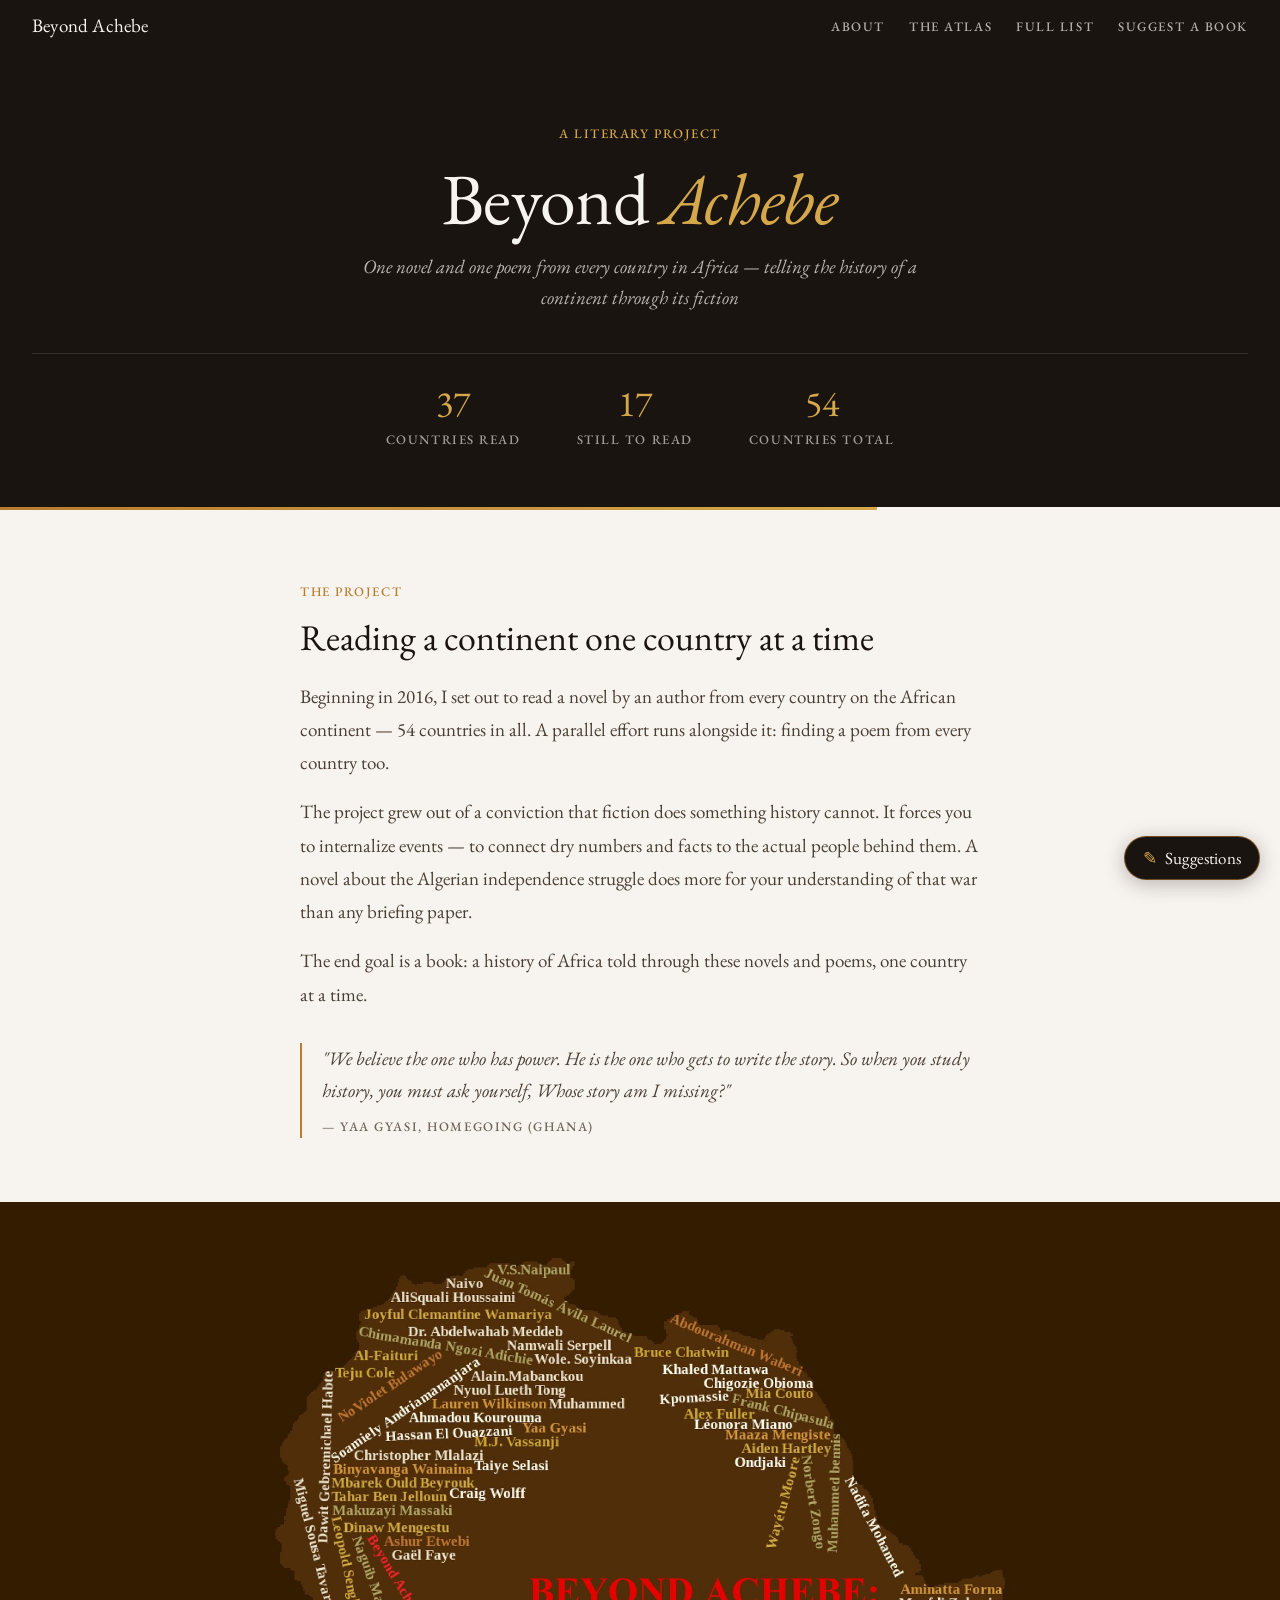
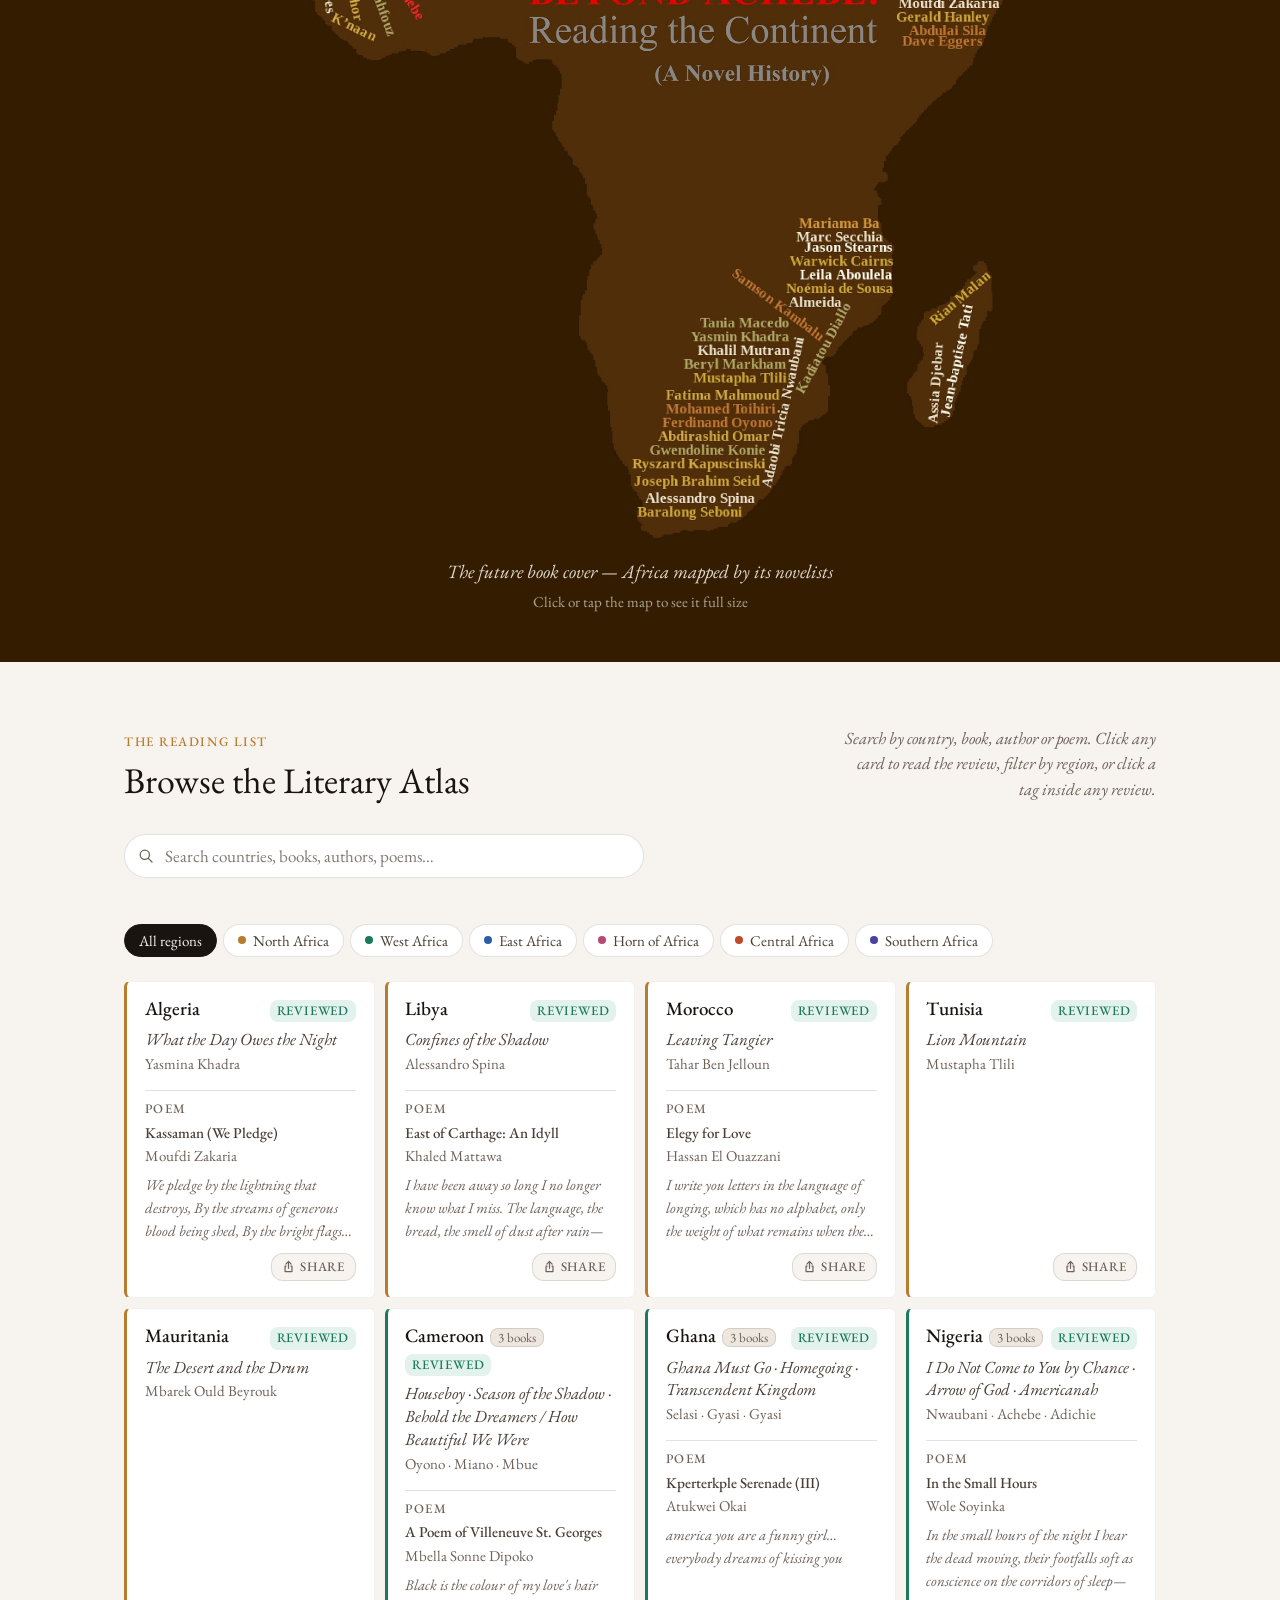
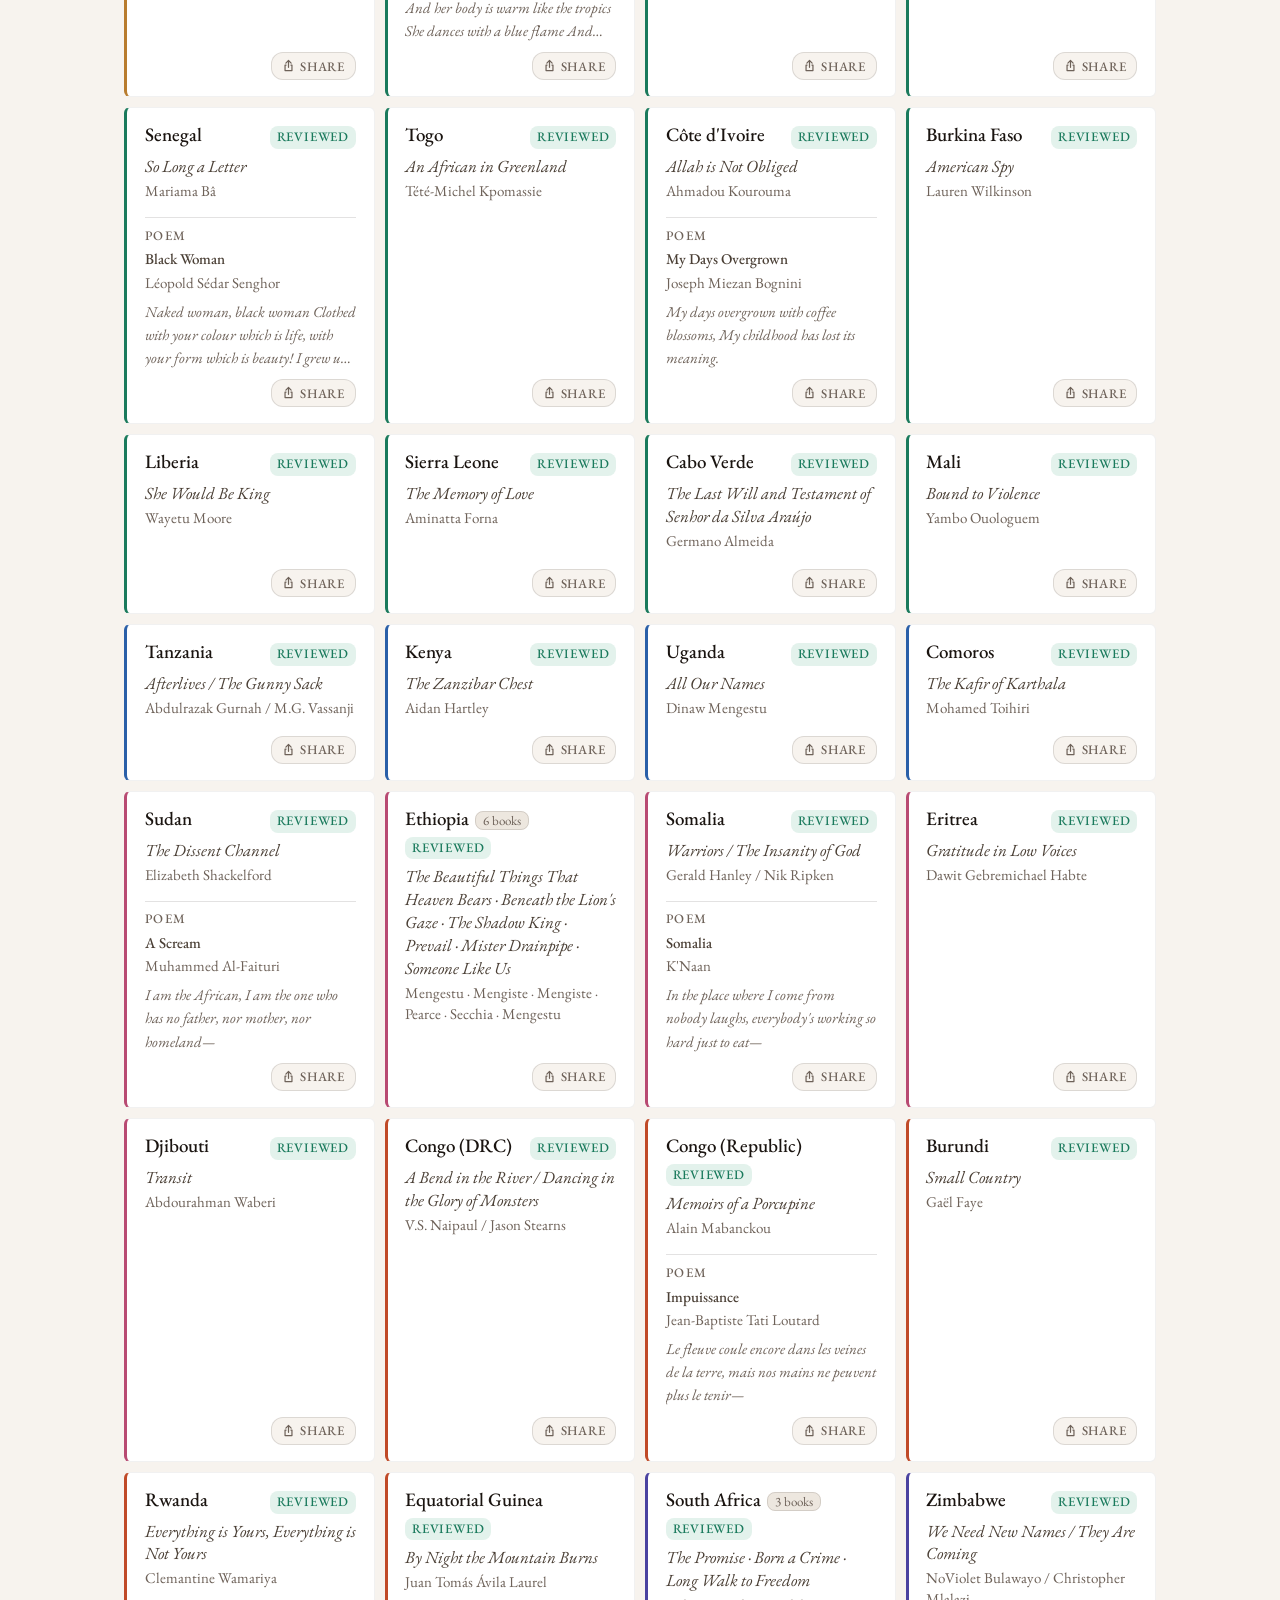
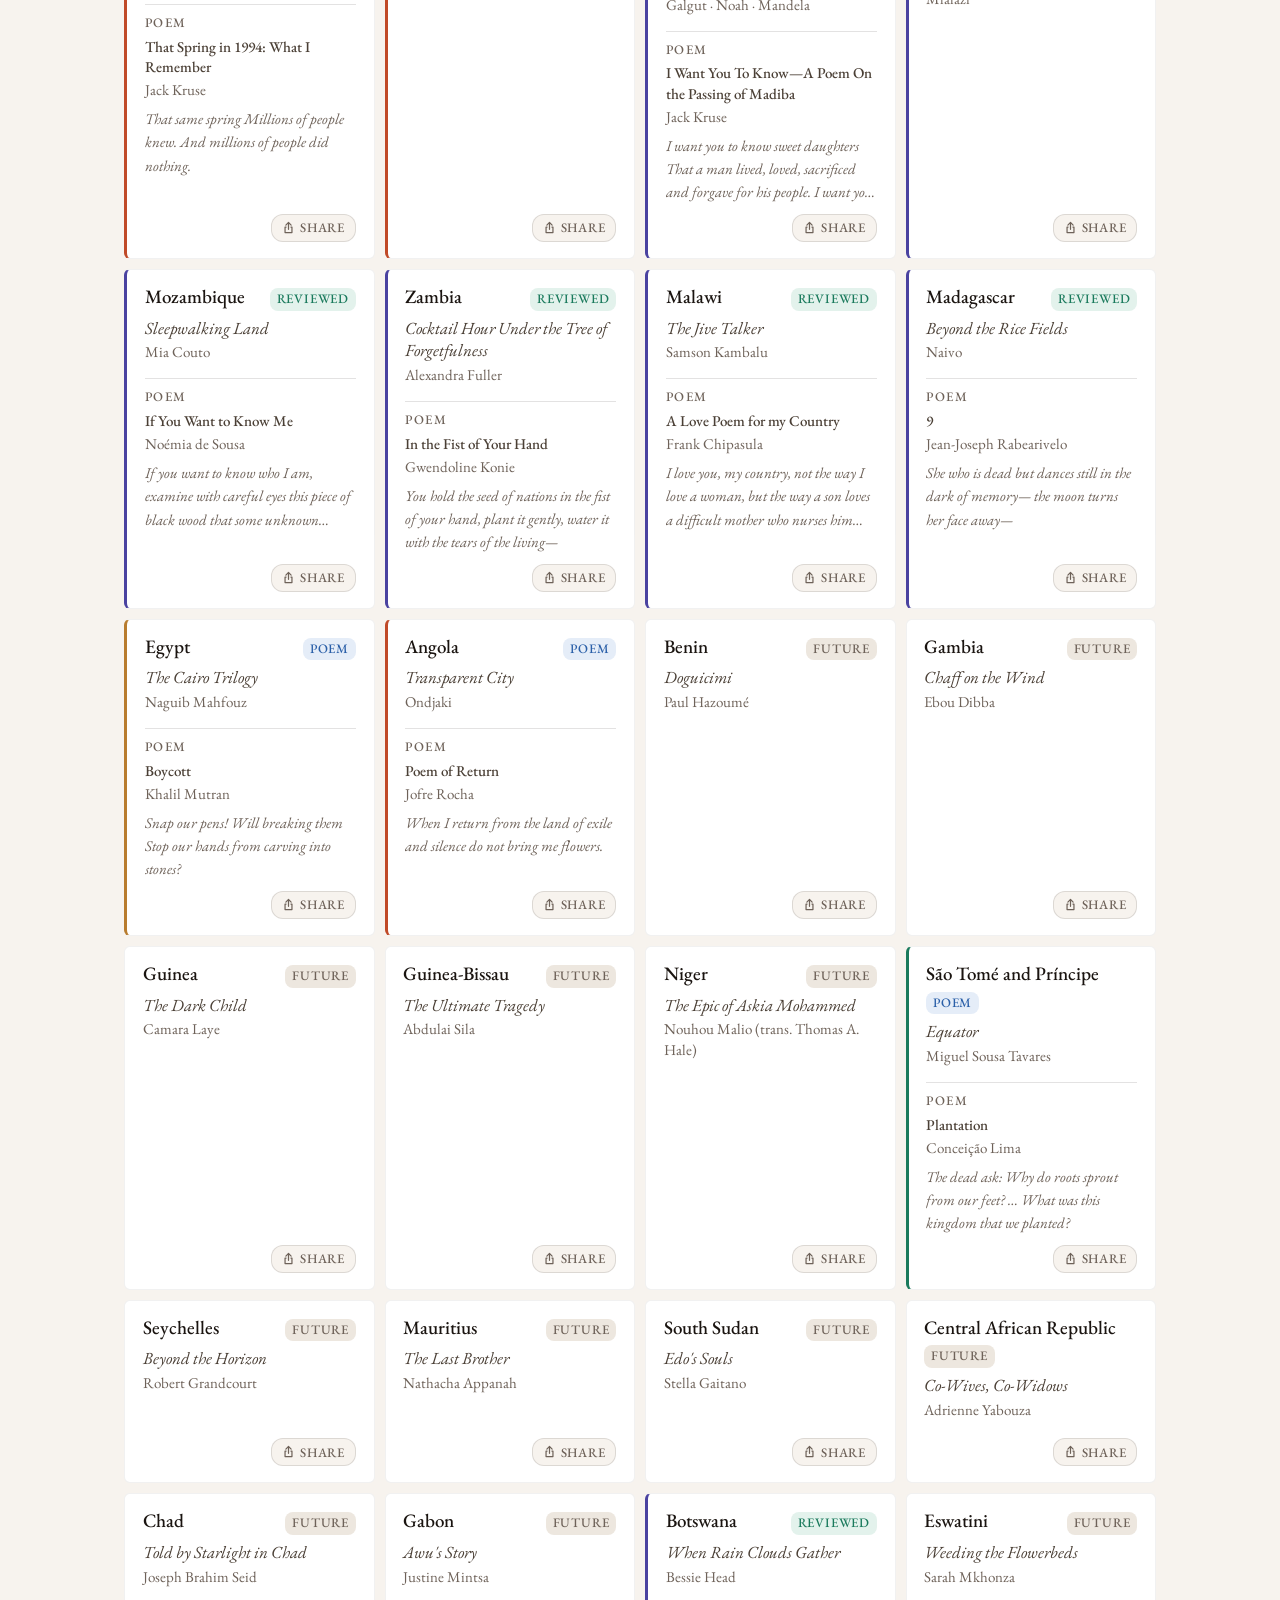
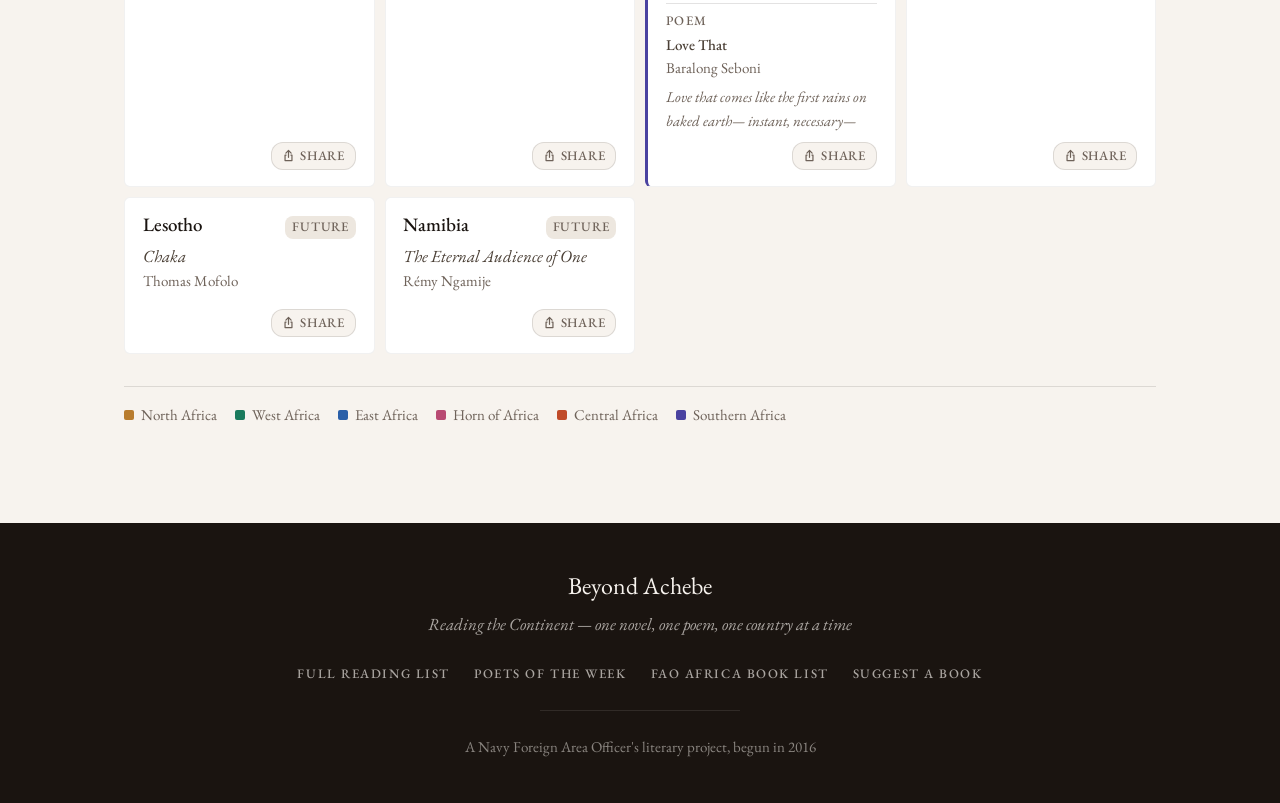
<file: index.html>
<!DOCTYPE html>
<html lang="en">
<head>
<meta charset="UTF-8">
<meta name="viewport" content="width=device-width, initial-scale=1.0">
<title>Beyond Achebe — A Literary Atlas of Africa</title>
<meta name="description" content="A Navy Foreign Area Officer's quest to read one novel and one poem from every country in Africa — and tell the continent's history through its fiction.">
<meta name="author" content="Jack Kruse">
<meta name="theme-color" content="#1A1410">
<link rel="canonical" href="https://beyondachebe.com/">
<link rel="icon" href="favicon.svg" type="image/svg+xml">

<!-- Link previews (iMessage, LinkedIn, WhatsApp, X) -->
<meta property="og:type" content="website">
<meta property="og:site_name" content="Beyond Achebe">
<meta property="og:title" content="Beyond Achebe — A Literary Atlas of Africa">
<meta property="og:description" content="One novel and one poem from every country in Africa — telling the history of a continent through its fiction.">
<meta property="og:url" content="https://beyondachebe.com/">
<meta property="og:image" content="https://beyondachebe.com/assets/map.jpg">
<meta property="og:image:width" content="1600">
<meta property="og:image:height" content="1600">
<meta property="og:image:alt" content="Map of Africa with novelists' names marked by country">
<meta name="twitter:card" content="summary_large_image">

<link rel="preconnect" href="https://fonts.googleapis.com">
<link rel="preconnect" href="https://fonts.gstatic.com" crossorigin>
<link href="https://fonts.googleapis.com/css2?family=EB+Garamond:ital,wght@0,400;0,500;1,400;1,500&display=swap" rel="stylesheet">
<link rel="stylesheet" href="assets/site.css">
</head>
<body>

<nav class="site-nav">
  <a href="#" class="nav-brand">Beyond Achebe</a>
  <ul class="nav-links">
    <li><a href="#about">About</a></li>
    <li><a href="#atlas">The Atlas</a></li>
    <li class="nav-hide-sm"><a href="https://fuuo.blogspot.com/p/after-looking-at-my-reading-lists-from.html" target="_blank" rel="noopener">Full list</a></li>
    <li class="nav-hide-sm"><button type="button" class="nav-feedback" onclick="baFeedbackOpen()">Suggest a book</button></li>
  </ul>
</nav>

<header class="hero">
  <div class="hero-eyebrow">A Literary Project</div>
  <h1 class="hero-title">Beyond <em>Achebe</em></h1>
  <p class="hero-sub">One novel and one poem from every country in Africa — telling the history of a continent through its fiction</p>
  <div class="hero-stats">
    <div class="hstat"><span class="hstat-num" id="stat-reviewed">—</span><span class="hstat-label">Countries read</span></div>
    <div class="hstat"><span class="hstat-num" id="stat-remaining">—</span><span class="hstat-label">Still to read</span></div>
    <div class="hstat"><span class="hstat-num" id="stat-total">54</span><span class="hstat-label">Countries total</span></div>
  </div>
</header>
<div class="progress-strip"><div class="progress-fill"></div></div>

<section class="about-section" id="about">
  <div class="about-text">
    <div class="about-label">The Project</div>
    <h2 class="about-heading">Reading a continent one country at a time</h2>
    <div class="about-body">
      <p>Beginning in 2016, I set out to read a novel by an author from every country on the African continent — 54 countries in all. A parallel effort runs alongside it: finding a poem from every country too.</p>
      <p>The project grew out of a conviction that fiction does something history cannot. It forces you to internalize events — to connect dry numbers and facts to the actual people behind them. A novel about the Algerian independence struggle does more for your understanding of that war than any briefing paper.</p>
      <p>The end goal is a book: a history of Africa told through these novels and poems, one country at a time.</p>
    </div>
    <div class="about-pull">
      <p>"We believe the one who has power. He is the one who gets to write the story. So when you study history, you must ask yourself, Whose story am I missing?"</p>
      <cite>— Yaa Gyasi, Homegoing (Ghana)</cite>
    </div>
  </div>
</section>

<section class="map-band" aria-label="The future book cover">
  <figure class="map-figure">
    <a href="assets/map.jpg" class="map-link" target="_blank" rel="noopener" aria-label="Open the map full size in a new tab">
      <img
        src="assets/map.jpg"
        alt="Map of Africa with author names marked by country — the future book cover"
        class="map-img" width="1600" height="1600" loading="lazy" decoding="async"
        onerror="this.style.display='none';document.querySelector('.map-fallback').style.display='block'">
    </a>
    <div class="map-fallback">
      <p>The map is taking a moment to load.</p>
    </div>
    <figcaption class="map-caption">The future book cover — Africa mapped by its novelists<span class="map-hint">Click or tap the map to see it full size</span></figcaption>
  </figure>
</section>

<section class="atlas-section" id="atlas">
  <div class="atlas-section-header">
    <div>
      <div class="atlas-section-label">The Reading List</div>
      <h2 class="atlas-section-title">Browse the Literary Atlas</h2>
    </div>
    <p class="atlas-section-sub">Search by country, book, author or poem. Click any card to read the review, filter by region, or click a tag inside any review.</p>
  </div>

  <form class="atlas-search" id="atlas-search" role="search" onsubmit="return false">
    <label for="atlas-search-input" class="visually-hidden">Search the atlas</label>
    <svg class="atlas-search-icon" viewBox="0 0 20 20" width="16" height="16" aria-hidden="true" focusable="false"><circle cx="8.5" cy="8.5" r="5.75" fill="none" stroke="currentColor" stroke-width="1.6"/><path d="M13 13l4.5 4.5" stroke="currentColor" stroke-width="1.6" stroke-linecap="round"/></svg>
    <input type="search" id="atlas-search-input" name="q" placeholder="Search countries, books, authors, poems…" autocomplete="off" spellcheck="false" enterkeyhint="search" aria-describedby="atlas-search-status">
    <button type="button" class="atlas-search-clear" id="atlas-search-clear" aria-label="Clear search" hidden>✕</button>
  </form>
  <p class="atlas-search-status" id="atlas-search-status" aria-live="polite"></p>

  <nav class="region-tabs" id="region-tabs" aria-label="Filter by region">
    <button type="button" class="tab-btn active" aria-pressed="true" data-region="all">All regions</button>
    <button type="button" class="tab-btn" aria-pressed="false" data-region="maghreb"><span class="rdot rdot-maghreb"></span>North Africa</button>
    <button type="button" class="tab-btn" aria-pressed="false" data-region="west"><span class="rdot rdot-west"></span>West Africa</button>
    <button type="button" class="tab-btn" aria-pressed="false" data-region="east"><span class="rdot rdot-east"></span>East Africa</button>
    <button type="button" class="tab-btn" aria-pressed="false" data-region="horn"><span class="rdot rdot-horn"></span>Horn of Africa</button>
    <button type="button" class="tab-btn" aria-pressed="false" data-region="central"><span class="rdot rdot-central"></span>Central Africa</button>
    <button type="button" class="tab-btn" aria-pressed="false" data-region="southern"><span class="rdot rdot-southern"></span>Southern Africa</button>
  </nav>

  <div class="tag-filter-bar" id="tag-filter-bar" aria-live="polite"></div>

  <section id="detail-panel" class="detail-panel" aria-live="polite"></section>
  <div id="country-grid" class="country-grid"></div>

  <div class="legend">
    <div class="legend-item"><div class="legend-swatch" style="background:var(--gold)"></div>North Africa</div>
    <div class="legend-item"><div class="legend-swatch" style="background:var(--teal)"></div>West Africa</div>
    <div class="legend-item"><div class="legend-swatch" style="background:var(--blue)"></div>East Africa</div>
    <div class="legend-item"><div class="legend-swatch" style="background:var(--pink)"></div>Horn of Africa</div>
    <div class="legend-item"><div class="legend-swatch" style="background:var(--coral)"></div>Central Africa</div>
    <div class="legend-item"><div class="legend-swatch" style="background:var(--purple)"></div>Southern Africa</div>
  </div>
</section>

<footer class="site-footer">
  <div class="footer-title">Beyond Achebe</div>
  <p class="footer-sub">Reading the Continent — one novel, one poem, one country at a time</p>
  <ul class="footer-links">
    <li><a href="https://fuuo.blogspot.com/p/after-looking-at-my-reading-lists-from.html" target="_blank" rel="noopener">Full reading list</a></li>
    <li><a href="https://fuuo.blogspot.com/2012/05/african-poets-of-week-compilation.html" target="_blank" rel="noopener">Poets of the Week</a></li>
    <li><a href="https://fuuo.blogspot.com/p/the-fao-africa-book-list.html" target="_blank" rel="noopener">FAO Africa book list</a></li>
    <li><button type="button" class="nav-feedback" onclick="baFeedbackOpen()">Suggest a book</button></li>
  </ul>
  <hr class="footer-rule">
  <p class="footer-copy">A Navy Foreign Area Officer's literary project, begun in 2016</p>
</footer>

<!-- ══ FEEDBACK / SUGGESTIONS WIDGET ══ -->
<button id="ba-fb-open" type="button" aria-haspopup="dialog" onclick="baFeedbackOpen()">
  <span class="fb-mark" aria-hidden="true">✎</span>Suggestions
</button>

<div id="ba-fb-overlay" role="dialog" aria-modal="true" aria-labelledby="ba-fb-title">
  <div id="ba-fb-card">
    <div id="ba-fb-head">
      <div>
        <h2 id="ba-fb-title">Suggest a book, or tell me what's off</h2>
        <p class="fb-intro">Know a novel or poem I'm missing? Spotted an error? Send it along.</p>
      </div>
      <button id="ba-fb-close" type="button">✕ Close</button>
    </div>

    <form id="ba-fb-form" novalidate>
      <div class="fb-field">
        <label for="ba-fb-kind">What's this about</label>
        <select id="ba-fb-kind" name="kind">
          <option>A book or poem to read</option>
          <option>A correction</option>
          <option>General feedback</option>
        </select>
      </div>

      <div class="fb-field">
        <label for="ba-fb-country">Country (optional)</label>
        <input type="text" id="ba-fb-country" name="country" placeholder="Niger, Gabon, Lesotho…">
      </div>

      <div class="fb-field">
        <label for="ba-fb-msg">Your message</label>
        <textarea id="ba-fb-msg" name="message" placeholder="Title, author, and why it belongs on the list…"></textarea>
      </div>

      <div class="fb-row">
        <div class="fb-field">
          <label for="ba-fb-name">Name (optional)</label>
          <input type="text" id="ba-fb-name" name="name">
        </div>
        <div class="fb-field">
          <label for="ba-fb-email">Email (optional)</label>
          <input type="email" id="ba-fb-email" name="email" placeholder="if you'd like a reply">
        </div>
      </div>

      <div class="fb-hp" aria-hidden="true">
        <label for="ba-fb-hp">Leave this empty</label>
        <input type="text" id="ba-fb-hp" name="_gotcha" tabindex="-1" autocomplete="off">
      </div>

      <button id="ba-fb-send" type="submit">Send</button>
      <div id="ba-fb-note" role="status" aria-live="polite"></div>
    </form>

    <div id="ba-fb-done">
      <p>Thank you — it's in my inbox. Every good suggestion lands on the list eventually.</p>
      <button type="button" id="ba-fb-done-close">Close</button>
    </div>
  </div>
</div>

<!-- Content first, then the code that renders it. Routine updates only touch books.js. -->
<script src="books.js"></script>
<script src="assets/atlas.js"></script>
<script src="assets/feedback.js"></script>
</body>
</html>
</file>
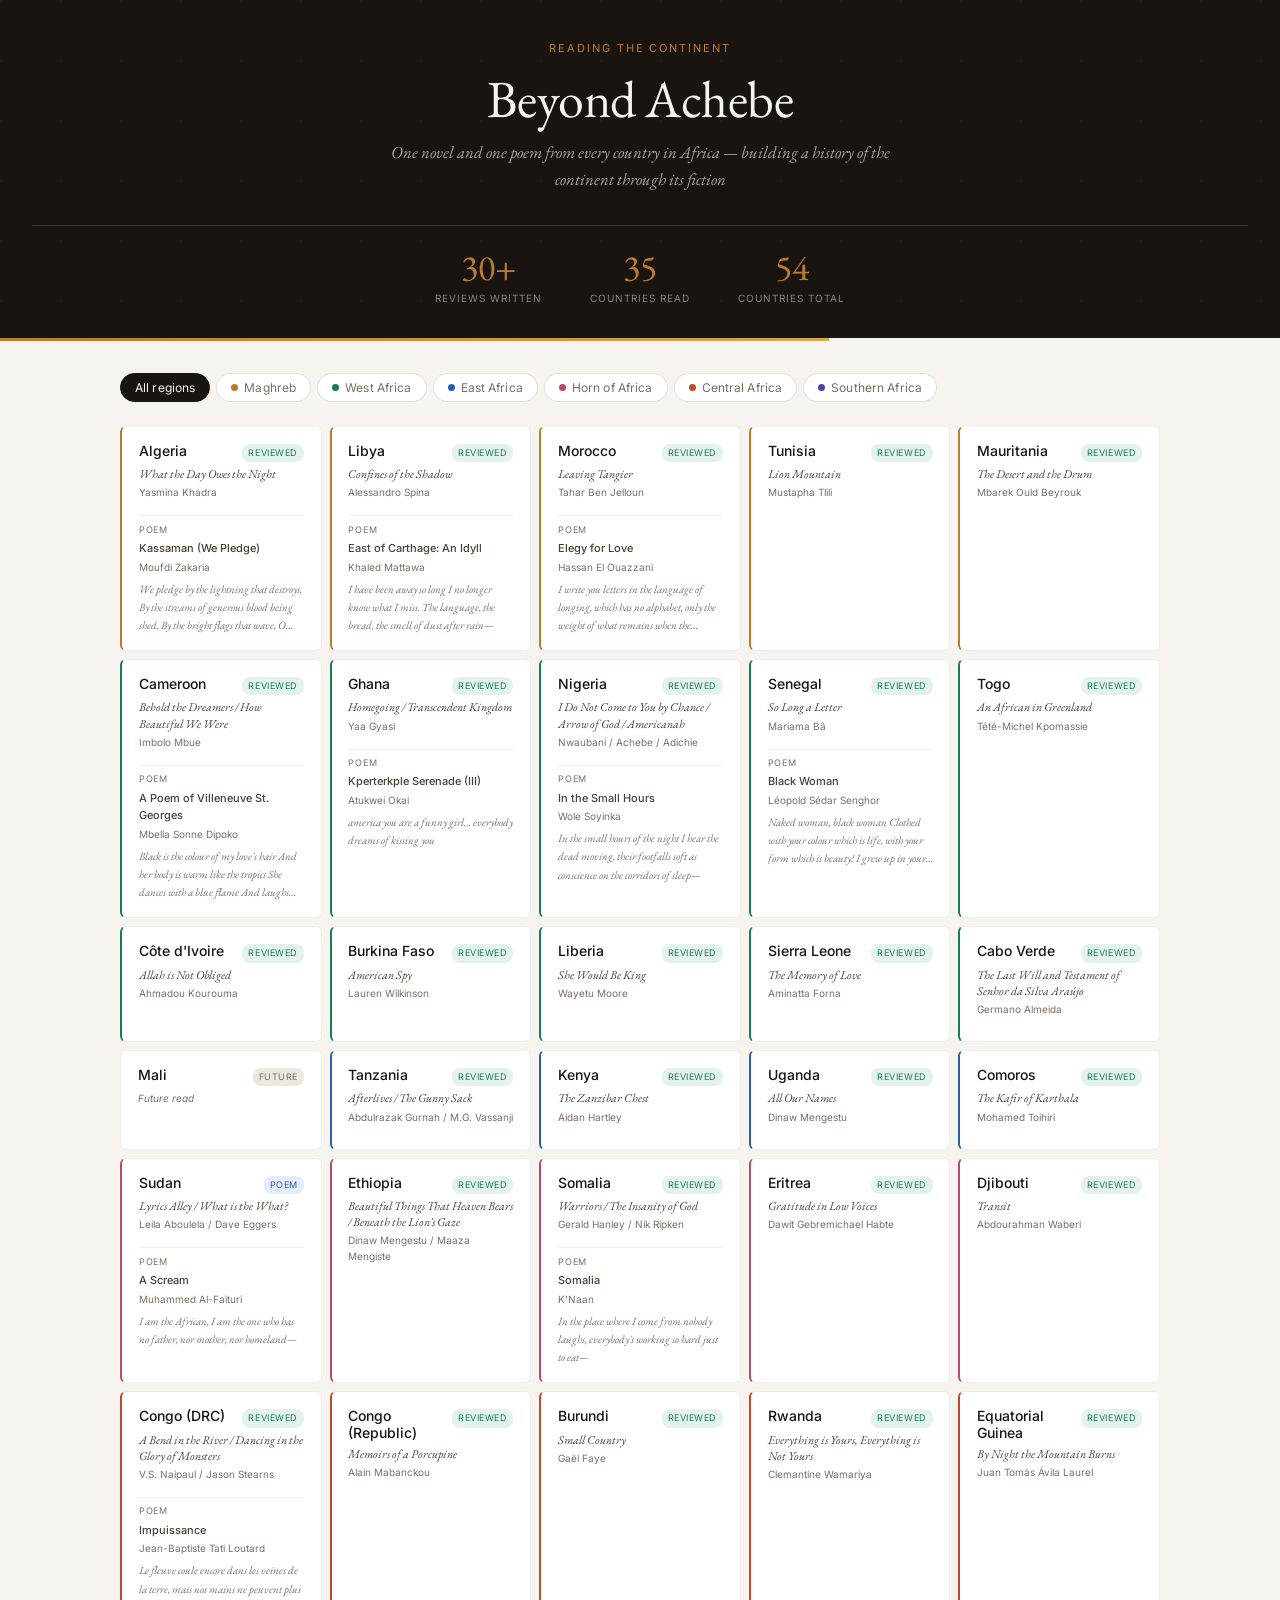
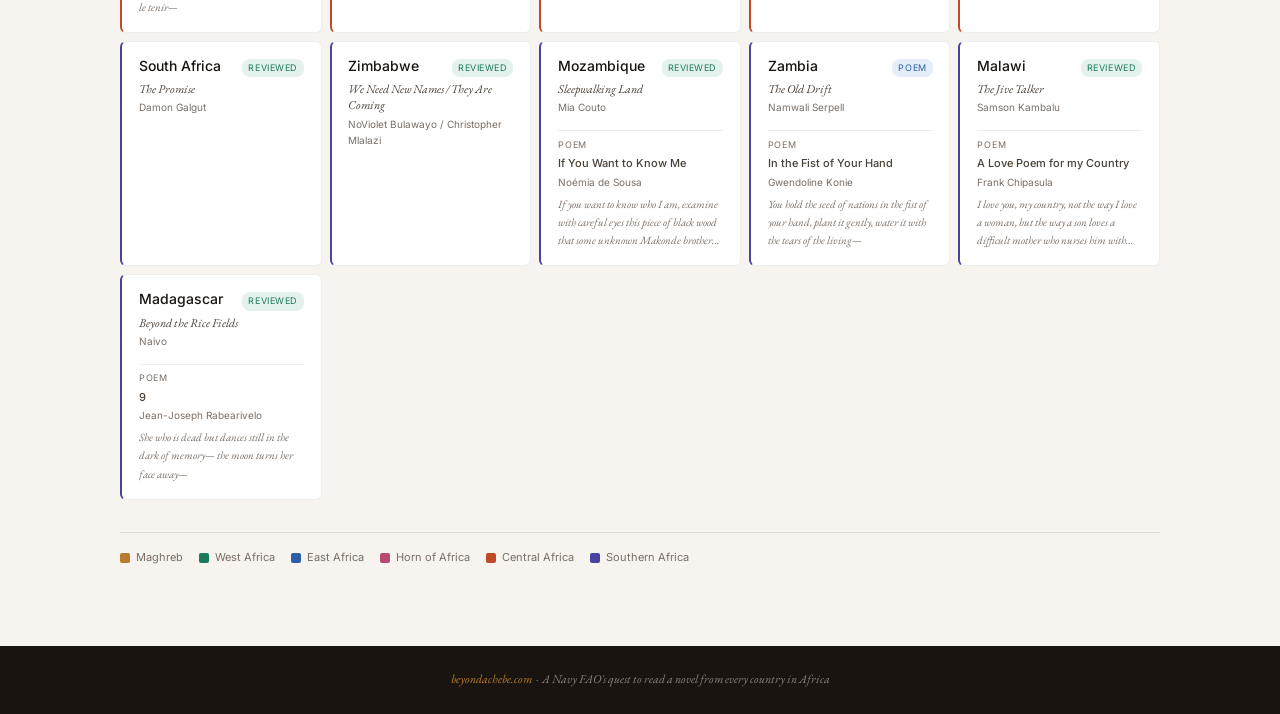
<file: beyond-achebe-atlas.html>
<!DOCTYPE html>
<html lang="en">
<head>
<meta charset="UTF-8">
<meta name="viewport" content="width=device-width, initial-scale=1.0">
<title>Beyond Achebe — A Literary Atlas of Africa</title>
<link rel="preconnect" href="https://fonts.googleapis.com">
<link href="https://fonts.googleapis.com/css2?family=EB+Garamond:ital,wght@0,400;0,500;1,400&family=Inter:wght@300;400;500&display=swap" rel="stylesheet">
<style>
  *, *::before, *::after { box-sizing: border-box; margin: 0; padding: 0; }

  :root {
    --ink:       #1A1410;
    --ink-mid:   #4A3F35;
    --ink-light: #7A6E65;
    --sand:      #F7F3EE;
    --sand-dark: #EDE7DF;
    --border:    rgba(26,20,16,0.12);
    --border-lt: rgba(26,20,16,0.07);
    --gold:      #B87C2E;
    --gold-pale: #F5EDDF;
    --teal:      #1A7A5C;
    --teal-pale: #E3F2EC;
    --blue:      #2A5FA8;
    --blue-pale: #E5EDF8;
    --pink:      #B84A72;
    --pink-pale: #F5E5ED;
    --coral:     #C04A28;
    --coral-pale:#F5EAE5;
    --purple:    #4A42A0;
    --purple-pale:#EEEDF8;
    --success:   #1A7A5C;
    --warning:   #B87C2E;
    --serif: 'EB Garamond', Georgia, serif;
    --sans:  'Inter', system-ui, sans-serif;
  }

  html { scroll-behavior: smooth; }

  body {
    background: var(--sand);
    color: var(--ink);
    font-family: var(--sans);
    font-size: 15px;
    line-height: 1.6;
    min-height: 100vh;
  }

  /* ── SITE HEADER ── */
  .site-header {
    background: var(--ink);
    color: var(--sand);
    padding: 2.5rem 2rem 2rem;
    text-align: center;
    position: relative;
    overflow: hidden;
  }
  .site-header::after {
    content: '';
    position: absolute;
    inset: 0;
    background: url("data:image/svg+xml,%3Csvg width='60' height='60' xmlns='http://www.w3.org/2000/svg'%3E%3Ccircle cx='1' cy='1' r='1' fill='rgba(255,255,255,0.03)'/%3E%3C/svg%3E") repeat;
    pointer-events: none;
  }
  .site-eyebrow {
    font-size: 11px;
    letter-spacing: 0.18em;
    text-transform: uppercase;
    color: var(--gold);
    margin-bottom: 0.75rem;
    font-family: var(--sans);
    font-weight: 400;
  }
  .site-title {
    font-family: var(--serif);
    font-size: clamp(2rem, 5vw, 3.25rem);
    font-weight: 400;
    letter-spacing: -0.01em;
    line-height: 1.1;
    color: var(--sand);
    margin-bottom: 0.75rem;
  }
  .site-sub {
    font-family: var(--serif);
    font-size: 1.05rem;
    color: rgba(247,243,238,0.65);
    font-style: italic;
    max-width: 520px;
    margin: 0 auto 2rem;
    line-height: 1.6;
  }
  .header-stats {
    display: flex;
    justify-content: center;
    gap: 3rem;
    flex-wrap: wrap;
    padding-top: 1.5rem;
    border-top: 0.5px solid rgba(247,243,238,0.15);
  }
  .hstat { display: flex; flex-direction: column; align-items: center; }
  .hstat-num {
    font-family: var(--serif);
    font-size: 2.25rem;
    font-weight: 400;
    color: var(--gold);
    line-height: 1;
  }
  .hstat-label {
    font-size: 10px;
    letter-spacing: 0.1em;
    text-transform: uppercase;
    color: rgba(247,243,238,0.5);
    margin-top: 4px;
  }
  .progress-strip {
    height: 3px;
    background: rgba(247,243,238,0.1);
    position: relative;
  }
  .progress-strip-fill {
    height: 100%;
    width: 64.8%;
    background: linear-gradient(90deg, var(--gold), #D4A84B);
  }

  /* ── MAIN CONTENT ── */
  .main { max-width: 1080px; margin: 0 auto; padding: 2rem 1.25rem 4rem; }

  /* ── REGION TABS ── */
  .region-tabs {
    display: flex;
    gap: 6px;
    flex-wrap: wrap;
    margin-bottom: 1.5rem;
  }
  .tab-btn {
    padding: 6px 14px;
    font-size: 12px;
    font-family: var(--sans);
    font-weight: 400;
    border-radius: 20px;
    border: 0.5px solid var(--border);
    background: white;
    color: var(--ink-light);
    cursor: pointer;
    display: inline-flex;
    align-items: center;
    gap: 6px;
    transition: all 0.15s;
    letter-spacing: 0.01em;
  }
  .tab-btn:hover { background: var(--sand-dark); color: var(--ink); }
  .tab-btn.active { background: var(--ink); color: var(--sand); border-color: var(--ink); }
  .rdot { width: 7px; height: 7px; border-radius: 50%; flex-shrink: 0; }
  .rdot-maghreb { background: var(--gold); }
  .rdot-west    { background: var(--teal); }
  .rdot-east    { background: var(--blue); }
  .rdot-horn    { background: var(--pink); }
  .rdot-central { background: var(--coral); }
  .rdot-southern{ background: var(--purple); }

  /* ── DETAIL PANEL ── */
  .detail-panel {
    display: none;
    background: white;
    border: 0.5px solid var(--border);
    border-left: 3px solid var(--ink);
    border-radius: 6px;
    padding: 1.75rem;
    margin-bottom: 1.5rem;
    box-shadow: 0 2px 16px rgba(26,20,16,0.06);
  }
  .detail-panel.visible { display: block; }
  .detail-top { display: flex; justify-content: space-between; align-items: flex-start; margin-bottom: 1.25rem; }
  .detail-eyebrow { font-size: 10px; letter-spacing: 0.12em; text-transform: uppercase; color: var(--ink-light); margin-bottom: 5px; }
  .detail-title { font-family: var(--serif); font-size: 1.6rem; font-weight: 400; color: var(--ink); line-height: 1.2; margin-bottom: 3px; }
  .detail-author { font-size: 13px; color: var(--ink-light); }
  .detail-close {
    font-size: 12px; color: var(--ink-light); cursor: pointer;
    padding: 4px 9px; border-radius: 4px; border: 0.5px solid var(--border);
    background: var(--sand); flex-shrink: 0; font-family: var(--sans);
  }
  .detail-close:hover { background: var(--sand-dark); }
  .detail-tags { display: flex; gap: 5px; flex-wrap: wrap; margin-bottom: 1.25rem; }
  .detail-tag {
    font-size: 10px; padding: 2px 9px; border-radius: 10px;
    background: var(--sand); color: var(--ink-light);
    border: 0.5px solid var(--border); letter-spacing: 0.02em;
  }
  .detail-section-label {
    font-size: 10px; letter-spacing: 0.12em; text-transform: uppercase;
    color: var(--ink-light); margin-bottom: 8px; margin-top: 1.25rem;
  }
  .detail-review {
    font-family: var(--serif);
    font-size: 1rem;
    line-height: 1.8;
    color: var(--ink-mid);
    border-left: 2px solid var(--border);
    padding-left: 1.1rem;
  }
  .detail-quote {
    font-family: var(--serif);
    font-size: 1rem;
    line-height: 1.75;
    color: var(--ink-mid);
    font-style: italic;
    padding: 0.85rem 1.1rem;
    border-radius: 4px;
    background: var(--sand);
    margin-bottom: 0.6rem;
    border-left: 2px solid var(--border);
  }
  .detail-poem-block {
    padding: 1rem 1.25rem;
    background: var(--sand);
    border-radius: 4px;
    border: 0.5px solid var(--border);
  }
  .detail-poem-title { font-size: 13px; font-weight: 500; color: var(--ink); margin-bottom: 2px; }
  .detail-poem-byline { font-size: 11px; color: var(--ink-light); margin-bottom: 10px; }
  .detail-poem-text {
    font-family: var(--serif);
    font-size: 1rem;
    line-height: 1.9;
    color: var(--ink-mid);
    white-space: pre-wrap;
    font-style: italic;
  }
  .detail-link {
    display: inline-flex; align-items: center; gap: 5px;
    font-size: 13px; color: var(--blue); text-decoration: none; margin-top: 1rem;
  }
  .detail-link:hover { text-decoration: underline; }
  .detail-link::after { content: '↗'; font-size: 11px; }
  .detail-actions { margin-top: 1.25rem; padding-top: 1.25rem; border-top: 0.5px solid var(--border); }
  .explore-btn {
    font-size: 12px; font-family: var(--sans);
    padding: 6px 14px; border-radius: 4px;
    border: 0.5px solid var(--border);
    background: var(--sand); color: var(--ink-mid);
    cursor: pointer;
  }
  .explore-btn:hover { background: var(--sand-dark); }

  /* ── COUNTRY GRID ── */
  .country-grid {
    display: grid;
    grid-template-columns: repeat(auto-fill, minmax(200px, 1fr));
    gap: 8px;
    margin-bottom: 2rem;
  }
  .ccard {
    background: white;
    border: 0.5px solid var(--border-lt);
    border-radius: 6px;
    padding: 1rem 1.05rem;
    cursor: pointer;
    transition: border-color 0.15s, box-shadow 0.15s;
    display: flex;
    flex-direction: column;
  }
  .ccard:hover {
    border-color: var(--border);
    box-shadow: 0 2px 10px rgba(26,20,16,0.06);
  }
  .ccard.has-content { border-left: 2.5px solid; }
  .ccard.r-maghreb  { border-left-color: var(--gold); }
  .ccard.r-west     { border-left-color: var(--teal); }
  .ccard.r-east     { border-left-color: var(--blue); }
  .ccard.r-horn     { border-left-color: var(--pink); }
  .ccard.r-central  { border-left-color: var(--coral); }
  .ccard.r-southern { border-left-color: var(--purple); }

  .ccard-top { display: flex; align-items: flex-start; justify-content: space-between; gap: 6px; margin-bottom: 4px; }
  .ccard-country { font-size: 14px; font-weight: 500; color: var(--ink); line-height: 1.2; }
  .ccard-badge {
    font-size: 9px; letter-spacing: 0.06em; text-transform: uppercase;
    padding: 2px 6px; border-radius: 8px; white-space: nowrap; flex-shrink: 0; margin-top: 1px;
  }
  .badge-reviewed { background: var(--teal-pale); color: var(--teal); }
  .badge-poem     { background: var(--blue-pale);  color: var(--blue); }
  .badge-future   { background: var(--sand-dark);  color: var(--ink-light); }

  .ccard-book   { font-family: var(--serif); font-size: 12px; color: var(--ink-mid); margin-bottom: 2px; line-height: 1.35; font-style: italic; }
  .ccard-author { font-size: 10px; color: var(--ink-light); margin-bottom: 8px; }

  .ccard-divider { height: 0.5px; background: var(--border-lt); margin: 7px 0; }
  .ccard-poem-label  { font-size: 9px; letter-spacing: 0.09em; text-transform: uppercase; color: var(--ink-light); margin-bottom: 3px; }
  .ccard-poem-title  { font-size: 11px; font-weight: 500; color: var(--ink-mid); margin-bottom: 1px; }
  .ccard-poem-author { font-size: 10px; color: var(--ink-light); margin-bottom: 5px; }
  .ccard-poem-clip   {
    font-family: var(--serif); font-size: 11px; line-height: 1.65;
    color: var(--ink-light); font-style: italic;
    display: -webkit-box; -webkit-line-clamp: 3; -webkit-box-orient: vertical; overflow: hidden;
  }

  /* ── LEGEND ── */
  .legend {
    display: flex; gap: 16px; flex-wrap: wrap;
    padding: 1rem 0; border-top: 0.5px solid var(--border);
    margin-top: 0.5rem;
  }
  .legend-item { display: flex; align-items: center; gap: 6px; font-size: 11px; color: var(--ink-light); }
  .legend-swatch { width: 10px; height: 10px; border-radius: 2px; }

  /* ── FOOTER ── */
  .site-footer {
    background: var(--ink);
    color: rgba(247,243,238,0.5);
    text-align: center;
    padding: 1.5rem;
    font-size: 12px;
    font-family: var(--serif);
    font-style: italic;
  }
  .site-footer a { color: var(--gold); text-decoration: none; }
  .site-footer a:hover { text-decoration: underline; }

  /* ── RESPONSIVE ── */
  @media (max-width: 600px) {
    .site-header { padding: 2rem 1.25rem 1.5rem; }
    .header-stats { gap: 1.75rem; }
    .hstat-num { font-size: 1.75rem; }
    .country-grid { grid-template-columns: repeat(auto-fill, minmax(160px, 1fr)); }
    .detail-panel { padding: 1.25rem; }
  }

  @media (prefers-reduced-motion: reduce) {
    * { transition: none !important; }
  }
</style>
</head>
<body>

<header class="site-header">
  <div class="site-eyebrow">Reading the Continent</div>
  <h1 class="site-title">Beyond Achebe</h1>
  <p class="site-sub">One novel and one poem from every country in Africa — building a history of the continent through its fiction</p>
  <div class="header-stats">
    <div class="hstat"><span class="hstat-num">30+</span><span class="hstat-label">Reviews written</span></div>
    <div class="hstat"><span class="hstat-num">35</span><span class="hstat-label">Countries read</span></div>
    <div class="hstat"><span class="hstat-num">54</span><span class="hstat-label">Countries total</span></div>
  </div>
</header>
<div class="progress-strip"><div class="progress-strip-fill"></div></div>

<main class="main">

  <nav class="region-tabs" id="region-tabs" aria-label="Filter by region">
    <button class="tab-btn active" data-region="all">All regions</button>
    <button class="tab-btn" data-region="maghreb"><span class="rdot rdot-maghreb"></span>Maghreb</button>
    <button class="tab-btn" data-region="west"><span class="rdot rdot-west"></span>West Africa</button>
    <button class="tab-btn" data-region="east"><span class="rdot rdot-east"></span>East Africa</button>
    <button class="tab-btn" data-region="horn"><span class="rdot rdot-horn"></span>Horn of Africa</button>
    <button class="tab-btn" data-region="central"><span class="rdot rdot-central"></span>Central Africa</button>
    <button class="tab-btn" data-region="southern"><span class="rdot rdot-southern"></span>Southern Africa</button>
  </nav>

  <div id="detail-panel" class="detail-panel" role="region" aria-label="Book detail"></div>
  <div id="country-grid" class="country-grid"></div>

  <div class="legend">
    <div class="legend-item"><div class="legend-swatch" style="background:#B87C2E"></div>Maghreb</div>
    <div class="legend-item"><div class="legend-swatch" style="background:#1A7A5C"></div>West Africa</div>
    <div class="legend-item"><div class="legend-swatch" style="background:#2A5FA8"></div>East Africa</div>
    <div class="legend-item"><div class="legend-swatch" style="background:#B84A72"></div>Horn of Africa</div>
    <div class="legend-item"><div class="legend-swatch" style="background:#C04A28"></div>Central Africa</div>
    <div class="legend-item"><div class="legend-swatch" style="background:#4A42A0"></div>Southern Africa</div>
  </div>

</main>

<footer class="site-footer">
  <a href="https://www.beyondachebe.com">beyondachebe.com</a> &nbsp;·&nbsp; A Navy FAO's quest to read a novel from every country in Africa
</footer>

<script>
const books = [
  {country:"Algeria",region:"maghreb",reviewed:true,
   book:"What the Day Owes the Night",author:"Yasmina Khadra",
   tags:["colonialism","love","pieds-noirs","independence"],
   summary:"This book is a perfect example of why reading fiction is important. Reading fiction like this forces the reader to internalize and grapple with historical events in a way that a straightforward history never could. In this case, by personalizing something like the Algerian independence struggle, the reader must reevaluate the dry numbers, facts and statistics littering the historical record and connect them to the actual people and struggles behind them.",
   quotes:["Have you ever dared, Younes, even once in your life?","If a woman loves you, no star is beyond your grasp, no god can touch you.","Only love can make good the misfortunes and evils of the world."],
   poem:{title:"Kassaman (We Pledge)",author:"Moufdi Zakaria",clip:"We pledge by the lightning that destroys,\nBy the streams of generous blood being shed,\nBy the bright flags that wave,\nO Algeria, live and bear witness—"},
   link:"https://fuuo.blogspot.com/2018/04/love.fiction.algerianwarofindependence.html"},

  {country:"Libya",region:"maghreb",reviewed:true,
   book:"Confines of the Shadow",author:"Alessandro Spina",
   tags:["colonialism","Italian Libya","Benghazi","occupation"],
   summary:"I came across this book through a post on the Arabist's excellent blog. The author of the post—Ursula Lindsey—wrote such a great opening hook: 'Alessandro Spina was a Syrian Maronite who grew up in Ben Ghazi, was educated and wrote in Italian, and over the course of 40 years penned an extraordinary cycle of novels about the bloody establishment, brief flourishing and troubled aftermath of the Italian colony in Libya.' So a novel by a Catholic Syrian that grew up in Libya, was educated in Italy and wrote in Italian, and his work has only recently been translated into English...awesome.",
   quotes:["To be a foreigner is a magical condition: this land will never belong to me, no matter how many cannons and rifles I bring here.","Generosity cannot overcome our fundamental problem: is our presence here legitimate?","The native is a living shadow."],
   poem:{title:"East of Carthage: An Idyll",author:"Khaled Mattawa",clip:"I have been away so long\nI no longer know what I miss.\nThe language, the bread,\nthe smell of dust after rain—"},
   link:"http://fuuo.blogspot.com/2015/11/libya.spina.naffis.sahely.benghazi.italy.faoreadinglist.tripoli.html"},

  {country:"Morocco",region:"maghreb",reviewed:true,
   book:"Leaving Tangier",author:"Tahar Ben Jelloun",
   tags:["immigration","Europe","diaspora","corruption","identity"],
   summary:"Loved it because this was a sad, tragic, beautifully written tale about loneliness, despair, hope and home. In other words, it encompasses the entire range of the human condition that you expect a great novel to cover. The strength of this novel is that it doesn't hold back in its indictment of the Moroccan government's societal failures but also doesn't hold living in Europe as a golden solution to the problems of most Moroccans.",
   quotes:["Exile revealed the true dimensions of calamity.","You know, from Morocco you can see Spain, but it doesn't work like that in the opposite direction.","We are all called upon to leave our homes...because our country is often not rich enough, or loving enough, or generous enough to keep us at home."],
   poem:{title:"Elegy for Love",author:"Hassan El Ouazzani",clip:"I write you letters in the language\nof longing, which has no alphabet,\nonly the weight of what remains\nwhen the beloved has gone—"},
   link:"http://kruzoo.blogspot.com/2016/09/leavingtangier.africareadinglist.jelloun.morocco.mo.fao.html"},

  {country:"Tunisia",region:"maghreb",reviewed:true,
   book:"Lion Mountain",author:"Mustapha Tlili",
   tags:["independence","modernity","sacred geography","Jasmine Revolution"],
   summary:"Lion Mountain is a novel of collisions — physical and spiritual, emotional and political, urban and rural, French and Tunisian, dictators and villagers, mother and son. Tlili paints a secluded village sheltered under the shoulder of Lion Mountain. The arrival of the outside world sets the novel on a tragic arc as the forces of modernity smother the spiritual life from Horia and her household.",
   quotes:["You set out in search of wisdom and knowledge; out of sacred duty you have become an exile. Are we not all exiles upon this earth?","Time passes, pain is forgotten, horror is forgotten. Only by remaining silent in the face of horror may we escape it."],
   poem:null,
   link:"https://fuuo.blogspot.com/2021/02/tunisiajasmine.lionmountain.html"},

  {country:"Mauritania",region:"maghreb",reviewed:true,
   book:"The Desert and the Drum",author:"Mbarek Ould Beyrouk",
   tags:["desert","Sahara","nomad","tradition","colonialism"],
   summary:"'From the moment they arrived, the strangers stole something essential from us, without us feeling we had the right to protest.' This comment by the young Bedouin narrator Rayhana encapsulates the modern-day struggle that Beyrouk seeks to describe. For Rayhana, the strangers' arrival severs her separation from the world on every level, forcing her to leave her tribe and to consider what it means to exist as an individual—a concept completely foreign to most Bedouin.",
   quotes:["So what? Do you think I'm ashamed of that? Your grimy faces, your vacant eyes, your directionless lives...Do you think you're better than me?","I was clearly from elsewhere; from the lands that were white with sand and black with fury."],
   poem:null,
   link:"https://www.beyondachebe.com/2021/02/blog-post.html"},

  {country:"Cameroon",region:"west",reviewed:true,
   book:"Behold the Dreamers / How Beautiful We Were",author:"Imbolo Mbue",
   tags:["immigration","America","oil","capitalism","activism"],
   summary:"The novel's power comes in Mbue's ability to capture both the strengths and the hollowness of the promise of America. In How Beautiful We Were, Mbue is restrained as she refuses to offer a hopeful note about the plight of this fictional country—instead she offers a cold and despairing eulogy.",
   quotes:["The problem with America is that it makes you dream.","Someday, when you're old, you'll see the ones who came to kill us and the ones who'll run to save us are the same."],
   poem:{title:"A Poem of Villeneuve St. Georges",author:"Mbella Sonne Dipoko",clip:"Black is the colour of my love's hair\nAnd her body is warm like the tropics\nShe dances with a blue flame\nAnd laughs without shame—"},
   link:"https://www.beyondachebe.com/2021/11/behold-dreamers-by-imbolo-mbue-cameroon.html"},

  {country:"Ghana",region:"west",reviewed:true,
   book:"Homegoing / Transcendent Kingdom",author:"Yaa Gyasi",
   tags:["slave trade","diaspora","addiction","identity","science vs faith"],
   summary:"As I listened to Yaa Gyasi's 'Homegoing' I began to see the very clear narrative line that she was drawing between black lives today and an origin story across the Atlantic that began centuries ago. This masterpiece of historical fiction follows the lives of two separated half-sisters and their six generations of descendants beginning in the mid-1700s in West Africa.",
   quotes:["We believe the one who has power. He is the one who gets to write the story.","Am looking for new names for old feelings. My soul is still my soul, even if I rarely call it that."],
   poem:{title:"Kperterkple Serenade (III)",author:"Atukwei Okai",clip:"america\nyou are a funny girl…\neverybody dreams of kissing you"},
   link:"http://fuuo.blogspot.com/2019/03/kruseskeys.homegoing.oprah.gyasi.ghana.html"},

  {country:"Nigeria",region:"west",reviewed:true,
   book:"I Do Not Come to You by Chance / Arrow of God / Americanah",author:"Nwaubani / Achebe / Adichie",
   tags:["419 fraud","colonialism","identity","Igbo","diaspora"],
   summary:"Read It Because you'll finally get to know that Nigerian Prince who has been emailing you! With an eye for humor and for heart, Nwaubani crafts a classic tragedy that follows the rise of Kingsley as he ascends a 419 crime syndicate. The single aspect that best demonstrates the author's deft writing hands is her ability to humanize Kingsley as he becomes more and more adept at swindling gullible mugus.",
   quotes:["The glass cup dropped from my hand and colonized a large portion of the marble floor.","No matter what the media proclaimed, we were not villains, and the good people of Eastern Nigeria knew it."],
   poem:{title:"In the Small Hours",author:"Wole Soyinka",clip:"In the small hours of the night\nI hear the dead moving,\ntheir footfalls soft as conscience\non the corridors of sleep—"},
   link:"http://kruzoo.blogspot.com/2016/01/419.ng.advancefee.nigerianprince.nwaubani.donotcometoyoubychance.html"},

  {country:"Senegal",region:"west",reviewed:true,
   book:"So Long a Letter",author:"Mariama Bâ",
   tags:["women","polygamy","friendship","epistolary","feminism"],
   summary:"Read It Because you get to peer into the birth of feminism for a Muslim woman in post-independence Senegal. Bâ won me over with her tender, thoughtful introspective look at the life of a cuckolded, then sister-wifed, then widowed, then independent and finally (maybe) free woman. I found myself rereading paragraphs as she bestowed poetry upon the mundane-seeming tasks of a housewife.",
   quotes:["The domestic work they carry out, and which is not paid for in hard cash, is essential to the home. Their compensation remains the pile of well ironed, sweet-smelling washing.","The mirasse commanded by the Koran requires that a dead person be stripped of his most intimate secrets; thus is exposed to others what was carefully concealed."],
   poem:{title:"Black Woman",author:"Léopold Sédar Senghor",clip:"Naked woman, black woman\nClothed with your colour which is life,\nwith your form which is beauty!\nI grew up in your shadow—"},
   link:"http://kruzoo.blogspot.com/2016/08/senegal.mariamaba.solongaletter.dakar.readinglist.html"},

  {country:"Togo",region:"west",reviewed:true,
   book:"An African in Greenland",author:"Tété-Michel Kpomassie",
   tags:["adventure","Greenland","Inuit","travel","identity"],
   summary:"Loved it because it was unlike anything I've ever read. This is the fantastical post-independence autobiographical tale of a young Togolese boy that leaves his 25 siblings on a whim and starts a 12-year journey from his native country to the chilly northern reaches of Greenland. It all started after he saw a book on Greenland in a missionary bookstore in his village.",
   quotes:[],poem:null,
   link:"http://kruzoo.blogspot.com/2016/11/kpomassie.readinglist.an-african-in-greenland-loved-it.html"},

  {country:"Côte d'Ivoire",region:"west",reviewed:true,
   book:"Allah is Not Obliged",author:"Ahmadou Kourouma",
   tags:["child soldiers","civil war","West Africa"],
   summary:"This novel could just as easily have been filed under Sierra Leone or Liberia but I stuck it here since the author is Ivorian. And if we want to get all philosophical about things, most of these books could be filed under multiple countries since the borders are really an artificial colonial construct.",
   quotes:[],poem:null,
   link:"http://kruzoo.blogspot.com/2016/11/allahisnotobliged.kourouma.faoreadinglist.html"},

  {country:"Burkina Faso",region:"west",reviewed:true,
   book:"American Spy",author:"Lauren Wilkinson",
   tags:["Cold War","espionage","Thomas Sankara","CIA"],
   summary:"'American Spy' is both a fictionalized telling of Sankara's downfall and a commentary on what it means to be a black woman in both an American and African society. The novel is strongest examining Marie's struggles with Sankara's charisma and his communist views. There are no good answers—only messy and sometimes violent ones.",
   quotes:["The problem with the good he was doing was that it made his Communism palatable. He was too charismatic."],
   poem:null,
   link:"http://fuuo.blogspot.com/2020/08/americanspy.nousvaincrons.wilkinson..html"},

  {country:"Liberia",region:"west",reviewed:true,
   book:"She Would Be King",author:"Wayetu Moore",
   tags:["founding","magical realism","American Colonization Society","slavery"],
   summary:"In Philip Hitti's History of the Arabs, he highlights the long-standing Arab appreciation for oral story-telling and poetry which they call sihr halal — 'lawful magic.' In her debut novel Wayetu Moore channels this idea of lawful magic in her telling of an alternative origin story of the Pepper Coast lands that would become Liberia.",
   quotes:[],poem:null,
   link:"https://fuuo.blogspot.com/2020/04/marcusgarvey.wayetumoore.readingthecontinent.kruse.html"},

  {country:"Sierra Leone",region:"west",reviewed:true,
   book:"The Memory of Love",author:"Aminatta Forna",
   tags:["civil war","trauma","PTSD","love","endurance"],
   summary:"With beautiful, striking prose author Aminatta Forna reveals the soul of a nation where nearly everyone is stricken with post-traumatic stress disorder. And while PTSD may be the official western diagnosis, as one local notes: 'You call it a disorder, my friend. We call it life.'",
   quotes:["People are wrong when they talk of love at first sight. As she walks away from you, what you feel is loss. A premonition of loss.","People think war is the worst this country has ever seen: they have no idea what peace is like. The courage it takes simply to endure."],
   poem:null,
   link:"https://fuuo.blogspot.com/2018/06/kruses-key.memoryofcivilwar.love.forna.sierraleone.html"},

  {country:"Cabo Verde",region:"west",reviewed:true,
   book:"The Last Will and Testament of Senhor da Silva Araújo",author:"Germano Almeida",
   tags:["Lusophone","love","colonial legacy","melancholy"],
   summary:"Read It Because this translated piece of Cape Verdean fiction is beautiful, sad, and meandering as it examines the life of a poor peasant boy made good as a successful business owner. The reader is left to wonder: was Adelia actually real or was she a mad creation by a man unable to find his place in Cape Verdean society?",
   quotes:[],poem:null,
   link:"http://kruzoo.blogspot.com/2017/01/lastwillandtestament.araujo.capeverde.cv.html"},

  {country:"Mali",region:"west",reviewed:false,
   book:"Future read",author:"",
   tags:[],summary:"",quotes:[],poem:null,link:""},

  {country:"Tanzania",region:"east",reviewed:true,
   book:"Afterlives / The Gunny Sack",author:"Abdulrazak Gurnah / M.G. Vassanji",
   tags:["colonialism","WWI","askari","Indian diaspora","Nobel Prize"],
   summary:"Gurnah's 10th novel spans the timeline from early 1900s east Africa to Tanzanian independence in the early 60s. In it he tells the multi-generational story of several families struggling in an East Africa caught in the middle of a fight between a waning Germany and a desperate teetering British empire. This is the mark of a great book for me—it shifts the attention of the western reader from a default focus on similar western powers and brings it to the personal level of the men and women who own the country and land.",
   quotes:["The askari left the land devastated, its people starving and dying in the hundreds of thousands, while they struggled on in their blind and murderous embrace of a cause whose origins they did not know."],
   poem:null,
   link:"https://www.beyondachebe.com/2023/03/afterlives-tanzania-kindle.html"},

  {country:"Kenya",region:"east",reviewed:true,
   book:"The Zanzibar Chest",author:"Aidan Hartley",
   tags:["journalism","memoir","Somalia","East Africa","war correspondent"],
   summary:"From time to time, God causes men to be born who have a lust to go abroad at the risk of their lives and discover news. If there were ever an engraving to be mounted on the wall of my hypothetical office it would be Kipling's opening quote from this book. One of my favorite books ever — not technically fiction but it sure reads like it.",
   quotes:[],poem:null,
   link:"http://fuuo.blogspot.com/2012/11/thezanzibarchest.aidenhartley.summary.review.notes.html"},

  {country:"Uganda",region:"east",reviewed:true,
   book:"All Our Names",author:"Dinaw Mengestu",
   tags:["revolution","post-independence","Uganda","Midwest America","love"],
   summary:"Read It Because it will Break Your Heart. And it's the Great African Novel. As I read through the final pages of the novel and watched the final paragraphs fade away my heart began to ache and break because I didn't want to let the characters go. And then I focused and slowly read through the final line. I won't ruin it for you but that line—oh that line—it will break your heart.",
   quotes:["No one needs to learn how to kill, but it took the foreigners who came to Africa to show us that it meant nothing to do so."],
   poem:null,
   link:"http://kruzoo.blogspot.com/2016/03/allournames.thegreatafricannovel.mengestu.ugandaindependence.fao.html"},

  {country:"Comoros",region:"east",reviewed:true,
   book:"The Kafir of Karthala",author:"Mohamed Toihiri",
   tags:["Islam","colonialism","satire","archipelago","coup"],
   summary:"Published in 2000 amidst one of Comoros' many coups, Toihiri has penned a wry, surprisingly racy novel that satirizes much of the politics and culture of his home country. I was only able to read it because I asked for a copy from the professor who had translated it at the University of Vermont. He was kind enough to send me a Word document with his translation.",
   quotes:[],poem:null,
   link:"http://kruzoo.blogspot.com/2016/04/kafirdekhartala.kafirofkhartala.comoros.moroni.auberi.legrandmarriage.fao.html"},

  {country:"Sudan",region:"horn",reviewed:false,
   book:"Lyrics Alley / What is the What?",author:"Leila Aboulela / Dave Eggers",
   tags:["civil war","Lost Boys","identity"],
   summary:"",quotes:[],
   poem:{title:"A Scream",author:"Muhammed Al-Faituri",clip:"I am the African,\nI am the one who has no father,\nnor mother,\nnor homeland—"},
   link:""},

  {country:"Ethiopia",region:"horn",reviewed:true,
   book:"Beautiful Things That Heaven Bears / Beneath the Lion's Gaze",author:"Dinaw Mengestu / Maaza Mengiste",
   tags:["Haile Selassie","Derg","revolution","immigrant experience"],
   summary:"Before Adichie was regaling the world with her story of a relatively privileged immigrant experience in 'Americanah', Ethiopian author Dinaw Mengestu was pulling back the curtain on a much bleaker immigrant experience. The title comes from the closing lines of Dante's Inferno. Sepha and his friends have escaped the violence in their own country and arrived in America, 'seeing the stars.' Only they soon discover that while their new life may not be hell, it will likely be more like purgatory than paradiso.",
   quotes:["As it was, I did not come to America to find a better life. I came here running and screaming with the ghosts of an old one firmly attached to my back.","All the best dictators are colonels."],
   poem:null,
   link:"https://fuuo.blogspot.com/2018/05/kruses-keys.mengestu.beautifulthings.selassie.ethiopia.vw.html"},

  {country:"Somalia",region:"horn",reviewed:true,
   book:"Warriors / The Insanity of God",author:"Gerald Hanley / Nik Ripken",
   tags:["nomad","clan","faith","persecution","Mogadishu"],
   summary:"When many critics of Christianity think of missionaries they picture black-clad old-fashioned looking men proselytizing loudly in the streets. If you fall into that category I challenge you to read this book—it will upend your perspective. At one point Ripken's NGO was the ONLY ONE operating in Somalia—his team of 8 was feeding 50,000 refugees a day.",
   quotes:["In those years in Somalia, we had 150 followers of Jesus in the country. When we left, only four were left alive.","The reason for persecution, then, is that people keep finding Jesus—and, then, they refuse to keep Him to themselves."],
   poem:{title:"Somalia",author:"K'Naan",clip:"In the place where I come from\nnobody laughs,\neverybody's working so hard\njust to eat—"},
   link:"https://fuuo.blogspot.com/2020/04/ArethereSomaliChristians.mogadishu.ripken.html"},

  {country:"Eritrea",region:"horn",reviewed:true,
   book:"Gratitude in Low Voices",author:"Dawit Gebremichael Habte",
   tags:["refugee","independence","Italy","Ethiopia","EPLF"],
   summary:"Equal parts memoir, history and adventure novel, Dawit Habte's book is the story of not only his country's 91-year struggle for independence but also his own incredible journey from a countryside village in Eritrea to the offices of Bloomberg as a software engineer. One thing that struck me was Habte's commentary on the dehumanizing nature of seeking asylum—where you are assumed to be starting anew on a better life despite having a family, people, and country that you call home half a world away.",
   quotes:["Dry the sea to kill the fish — unofficial motto of Ethiopia as they sought to destroy any hope of Eritrean independence.","A refugee is always a pawn to be used.","Nostalgia is the suffering caused by an unappeased yearning to return."],
   poem:null,
   link:"https://fuuo.blogspot.com/2019/09/kruseskeys.bloomberg.habte.read-gratitude-in-low-voices-to.html"},

  {country:"Djibouti",region:"horn",reviewed:true,
   book:"Transit",author:"Abdourahman Waberi",
   tags:["refugees","migration","displacement","democracy"],
   summary:"There's not exactly a ton of Djibouti fiction out there, especially en anglais. But when it comes to Djibouti fiction, the author Waberi reigns supreme. Transit interweaves Bashir's story with that of Harbi as the narrative arc builds toward their intersection. The staying power of this story comes from Waberi's deft touch as he tackles the complexity of his country's history through alternating monologues.",
   quotes:["Democracy, that hot air of politicians who take bread from whoever giving it.","I navigate easily between different languages, historical references, cultures. I'm the product of love without borders; I'm a hyphen between two worlds."],
   poem:null,
   link:"https://kruzoo.blogspot.com/2017/11/kruses-key-read-transit-to-understand.html"},

  {country:"Congo (DRC)",region:"central",reviewed:true,
   book:"A Bend in the River / Dancing in the Glory of Monsters",author:"V.S. Naipaul / Jason Stearns",
   tags:["Mobutu","Congo Wars","colonialism","Lumumba","Kabila"],
   summary:"In Dancing in the Glory of Monsters, Stearns attempts to unravel the most complicated conflict that the world never cared about: the two wars in the Congo—as he notes, 'generally we do not care about a strange war fought by black people somewhere in the middle of Africa.' As Stearns digs deeper and deeper into the wars, you are quickly struck by the overwhelming intensity of violence.",
   quotes:["Africa has the shape of a pistol and Congo is its trigger. —Frantz Fanon","Who has not been Mobutists in this country? We saw you all, dancing in the glory of the monster.","Lies come up in the elevator, the truth takes the stairs but gets here eventually."],
   poem:{title:"Impuissance",author:"Jean-Baptiste Tati Loutard",clip:"Le fleuve coule encore\ndans les veines de la terre,\nmais nos mains ne peuvent plus\nle tenir—"},
   link:"https://fuuo.blogspot.com/2018/07/kruseskey.mobuto.kabila.lumumba.stearns.dancingcongo.html"},

  {country:"Congo (Republic)",region:"central",reviewed:true,
   book:"Memoirs of a Porcupine",author:"Alain Mabanckou",
   tags:["sorcery","fable","oral tradition","superstition"],
   summary:"This is a difficult novel from renowned author Alain Mabanckou. Mabanckou has penned a pointed tale aimed at taking down the role of backwoods superstition amidst modernity—at least that's what really smart people say he was doing. I will admit I didn't really understand the point of this novel and had to do some research. If you are only going to read one novel from the Republic of Congo, do NOT make it this one.",
   quotes:[],poem:null,
   link:"https://fuuo.blogspot.com/2018/04/mabanckou.congo.porcupine.peta.html"},

  {country:"Burundi",region:"central",reviewed:true,
   book:"Small Country",author:"Gaël Faye",
   tags:["genocide","Rwanda","childhood","ethnic violence","exile"],
   summary:"One of the best books that I read this year. I sped through it in three heady days, finishing the last third of the book in a marathon nighttime session tucked in bed next to my sleeping wife. I couldn't put the book down. 'Small Country' is one of the first novels about the Rwandan genocide and was translated into English in 2018 after winning the 2016 Prix Goncourt des Lycéens.",
   quotes:["I used to think I was exiled from my country. But, in retracing the steps of my past, I have understood that I was exiled from my childhood. Which seems so much crueler.","We were living on the axis of the Great Rift, at the precise spot where Africa fractures. The people of this region mirrored the land.","Poetry may not be news. But it is all that human beings retain from their journey on this earth."],
   poem:null,
   link:"https://fuuo.blogspot.com/2019/09/read-small-country-to-see-ethnic.html"},

  {country:"Rwanda",region:"central",reviewed:true,
   book:"Everything is Yours, Everything is Not Yours",author:"Clemantine Wamariya",
   tags:["genocide","memoir","refugee","Yale","survivor"],
   summary:"Powerful autobiographical longread about a Rwandan genocide flee-er turned wandering refugee turned Yale student turned young woman who found her voice. Her story casts aside any easy categorizations of her struggle and journey. I found myself checking the scroll bar on my iPad screen to see how much of the article I had left—I didn't want it to end.",
   quotes:[],poem:null,
   link:"http://fuuo.blogspot.com/2015/07/WIRL.vavasseur.hsc6.rwanda.genocide.rsvp.salter.mg.html"},

  {country:"Equatorial Guinea",region:"central",reviewed:true,
   book:"By Night the Mountain Burns",author:"Juan Tomás Ávila Laurel",
   tags:["island","oral tradition","Spanish Africa","memory","colonialism"],
   summary:"Equatorial Guinea is the only Spanish-speaking country in Africa—it's also the richest African country you've never heard of per capita, due to the discovery of oil there in the 90s. The self-exiled author tells a tale of a marginalized community that survives on the narrowest of margins. To my knowledge this is still the only work of fiction available in English from Equatorial Guinea.",
   quotes:[],poem:null,
   link:"https://fuuo.blogspot.com/2020/06/kruses-keys-read-by-night-mountains.html"},

  {country:"South Africa",region:"southern",reviewed:true,
   book:"The Promise",author:"Damon Galgut",
   tags:["Apartheid","Booker Prize","Afrikaner","ANC","post-apartheid"],
   summary:"Of course one isn't awarded the Booker prize for penning a surface-level story about a white family in South Africa. Rather Galgut has written a soaring multi-decade exposition on the promise of a post-Apartheid South Africa writ large. It's a story that encompasses South Africa's promises to its black and coloured people, the ANC's promises to its constituency, as well as the psychic overstep of whites deigning to keep promises that never should have been had to be made in the first place.",
   quotes:["It is nothing. Your leftovers. That's what you're giving my mother, thirty years too late. It's not yours to give. It already belongs to us."],
   poem:null,
   link:"https://www.beyondachebe.com/2022/01/thepromise.damongalgut.southafrica.booker.html"},

  {country:"Zimbabwe",region:"southern",reviewed:true,
   book:"We Need New Names / They Are Coming",author:"NoViolet Bulawayo / Christopher Mlalazi",
   tags:["Mugabe","emigration","children","poverty","street kids"],
   summary:"There's a two-lane road that snakes down the hill from Ivandry in Tana. Here you come to recognize the faces of impoverished kids as they travel in packs, endlessly rapping on your windows as you sit in traffic. Reading NoViolet Bulawayo's 'We Need New Names' brought all of this viscerally back.",
   quotes:[],poem:null,
   link:"http://kruzoo.blogspot.com/2015/06/streetkids.mg.weneednewnames.zimbabwe.mugabe.tana.poverty.html"},

  {country:"Mozambique",region:"southern",reviewed:true,
   book:"Sleepwalking Land",author:"Mia Couto",
   tags:["civil war","magical realism","oral tradition","Portuguese"],
   summary:"Mia Couto has crafted a surreal, engrossing tragic tale of the hopelessness of life during the fifteen-year civil war that consumed post-independence Mozambique. Couto focuses on pulling the reader into the psyche of those affected most by war—the ones not doing the killing—the women and the children.",
   quotes:["The best things in life are those that don't lie ahead."],
   poem:{title:"If You Want to Know Me",author:"Noémia de Sousa",clip:"If you want to know who I am,\nexamine with careful eyes\nthis piece of black wood\nthat some unknown Makonde brother\ncut and carved\nwith inspired hands—"},
   link:"http://kruzoo.blogspot.com/2017/02/sleepwalking-land.miacouto.mozambique.portugal.africa.html"},

  {country:"Zambia",region:"southern",reviewed:false,
   book:"The Old Drift",author:"Namwali Serpell",
   tags:["multi-generational","Zambezi","sci-fi"],
   summary:"",quotes:[],
   poem:{title:"In the Fist of Your Hand",author:"Gwendoline Konie",clip:"You hold the seed of nations\nin the fist of your hand,\nplant it gently, water it\nwith the tears of the living—"},
   link:""},

  {country:"Malawi",region:"southern",reviewed:true,
   book:"The Jive Talker",author:"Samson Kambalu",
   tags:["coming of age","Banda era","Britain","humor"],
   summary:"Loved It Because Kambalu is a gifted and funny writer who presents his life (and that of his father—the Jive Talker) as an open book. Technically, this isn't fiction but this Malawian Banda-era coming-of-age tale sure reads like it. The book is at its best when the author is in the jive talking zone—whether that be on former President Banda, American Rock n Roll, or bush wisdom regarding safari animals.",
   quotes:[],
   poem:{title:"A Love Poem for my Country",author:"Frank Chipasula",clip:"I love you, my country,\nnot the way I love a woman,\nbut the way a son loves a difficult mother\nwho nurses him with bitter milk—"},
   link:"http://kruzoo.blogspot.com/2016/07/the-jive-talker-or-how-to-get-british.html"},

  {country:"Madagascar",region:"southern",reviewed:true,
   book:"Beyond the Rice Fields",author:"Naivo",
   tags:["first novel","colonialism","slavery","Merina","Christianity"],
   summary:"It's hard to express how much I looked forward to reading this book. I spent three years living and working in Madagascar beginning in late 2013. Prior to my arrival, I had scoured the libraries and internet for anything I could find in English on Madagascar — this was a rather small task once one gets beyond the myriad travel guides. Then near the end of 2015 I came across a translator who had received a PEN grant to translate it — and it did not disappoint.",
   quotes:[],
   poem:{title:"9",author:"Jean-Joseph Rabearivelo",clip:"She who is dead\nbut dances still\nin the dark of memory—\nthe moon turns her face away—"},
   link:"http://kruzoo.blogspot.com/2018/01/read-beyond-rice-fields-to.html"}
];

const regionNames = {
  maghreb:'Maghreb', west:'West Africa', east:'East Africa',
  horn:'Horn of Africa', central:'Central Africa', southern:'Southern Africa'
};

function renderGrid(region) {
  const grid = document.getElementById('country-grid');
  const filtered = region === 'all' ? books : books.filter(b => b.region === region);
  grid.innerHTML = filtered.map(b => {
    const hasContent = b.reviewed || b.poem;
    const bc = hasContent ? `has-content r-${b.region}` : '';
    let badge;
    if (b.reviewed) badge = '<span class="ccard-badge badge-reviewed">Reviewed</span>';
    else if (b.poem) badge = '<span class="ccard-badge badge-poem">Poem</span>';
    else badge = '<span class="ccard-badge badge-future">Future</span>';
    let poemBlock = '';
    if (b.poem) {
      poemBlock = `<div class="ccard-divider"></div>
        <div class="ccard-poem-label">Poem</div>
        <div class="ccard-poem-title">${b.poem.title}</div>
        <div class="ccard-poem-author">${b.poem.author}</div>
        <div class="ccard-poem-clip">${b.poem.clip}</div>`;
    }
    const bookLine = b.book !== 'Future read'
      ? `<div class="ccard-book">${b.book}</div><div class="ccard-author">${b.author}</div>`
      : `<div class="ccard-author" style="font-style:italic;color:var(--ink-light)">Future read</div>`;
    const key = b.country.replace(/'/g,"\\'").replace(/[()]/g,'_');
    return `<div class="ccard ${bc}" onclick="showDetail('${key}')" role="button" tabindex="0"
      onkeydown="if(event.key==='Enter')showDetail('${key}')">
      <div class="ccard-top"><span class="ccard-country">${b.country}</span>${badge}</div>
      ${bookLine}${poemBlock}
    </div>`;
  }).join('');
}

function showDetail(key) {
  const b = books.find(x => x.country.replace(/'/g,"\\'").replace(/[()]/g,'_') === key || x.country === key);
  if (!b) return;
  const panel = document.getElementById('detail-panel');
  let html = `<div class="detail-top">
    <div>
      <div class="detail-eyebrow">${regionNames[b.region]} · ${b.country}</div>
      <div class="detail-title">${b.book}</div>
      <div class="detail-author">${b.author || ''}</div>
    </div>
    <button class="detail-close" onclick="closeDetail()" aria-label="Close">✕ Close</button>
  </div>`;
  if (b.tags.length) html += `<div class="detail-tags">${b.tags.map(t=>`<span class="detail-tag">${t}</span>`).join('')}</div>`;
  if (b.summary) html += `<div class="detail-section-label">Review</div><div class="detail-review">${b.summary}</div>`;
  if (b.quotes && b.quotes.length) {
    html += `<div class="detail-section-label">Key quotes</div>`;
    b.quotes.forEach(q => { html += `<div class="detail-quote">"${q}"</div>`; });
  }
  if (b.poem) {
    html += `<div class="detail-section-label">Poem</div>
      <div class="detail-poem-block">
        <div class="detail-poem-title">${b.poem.title}</div>
        <div class="detail-poem-byline">${b.poem.author}</div>
        <div class="detail-poem-text">${b.poem.clip}</div>
      </div>`;
  }
  if (b.link) html += `<a href="${b.link}" class="detail-link" target="_blank" rel="noopener">Read full review</a>`;
  html += `<div class="detail-actions">
    <button class="explore-btn" onclick="window.open('https://claude.ai/new?q=Tell me about the themes in ${encodeURIComponent(b.book)} and how it fits into the history of ${encodeURIComponent(b.country)}','_blank')">
      Explore themes with Claude ↗
    </button>
  </div>`;
  panel.innerHTML = html;
  panel.classList.add('visible');
  panel.scrollIntoView({ behavior: 'smooth', block: 'nearest' });
}

function closeDetail() {
  document.getElementById('detail-panel').classList.remove('visible');
}

document.getElementById('region-tabs').addEventListener('click', e => {
  const btn = e.target.closest('.tab-btn');
  if (!btn) return;
  document.querySelectorAll('.tab-btn').forEach(b => b.classList.remove('active'));
  btn.classList.add('active');
  closeDetail();
  renderGrid(btn.dataset.region);
});

renderGrid('all');
</script>
</body>
</html>
</file>
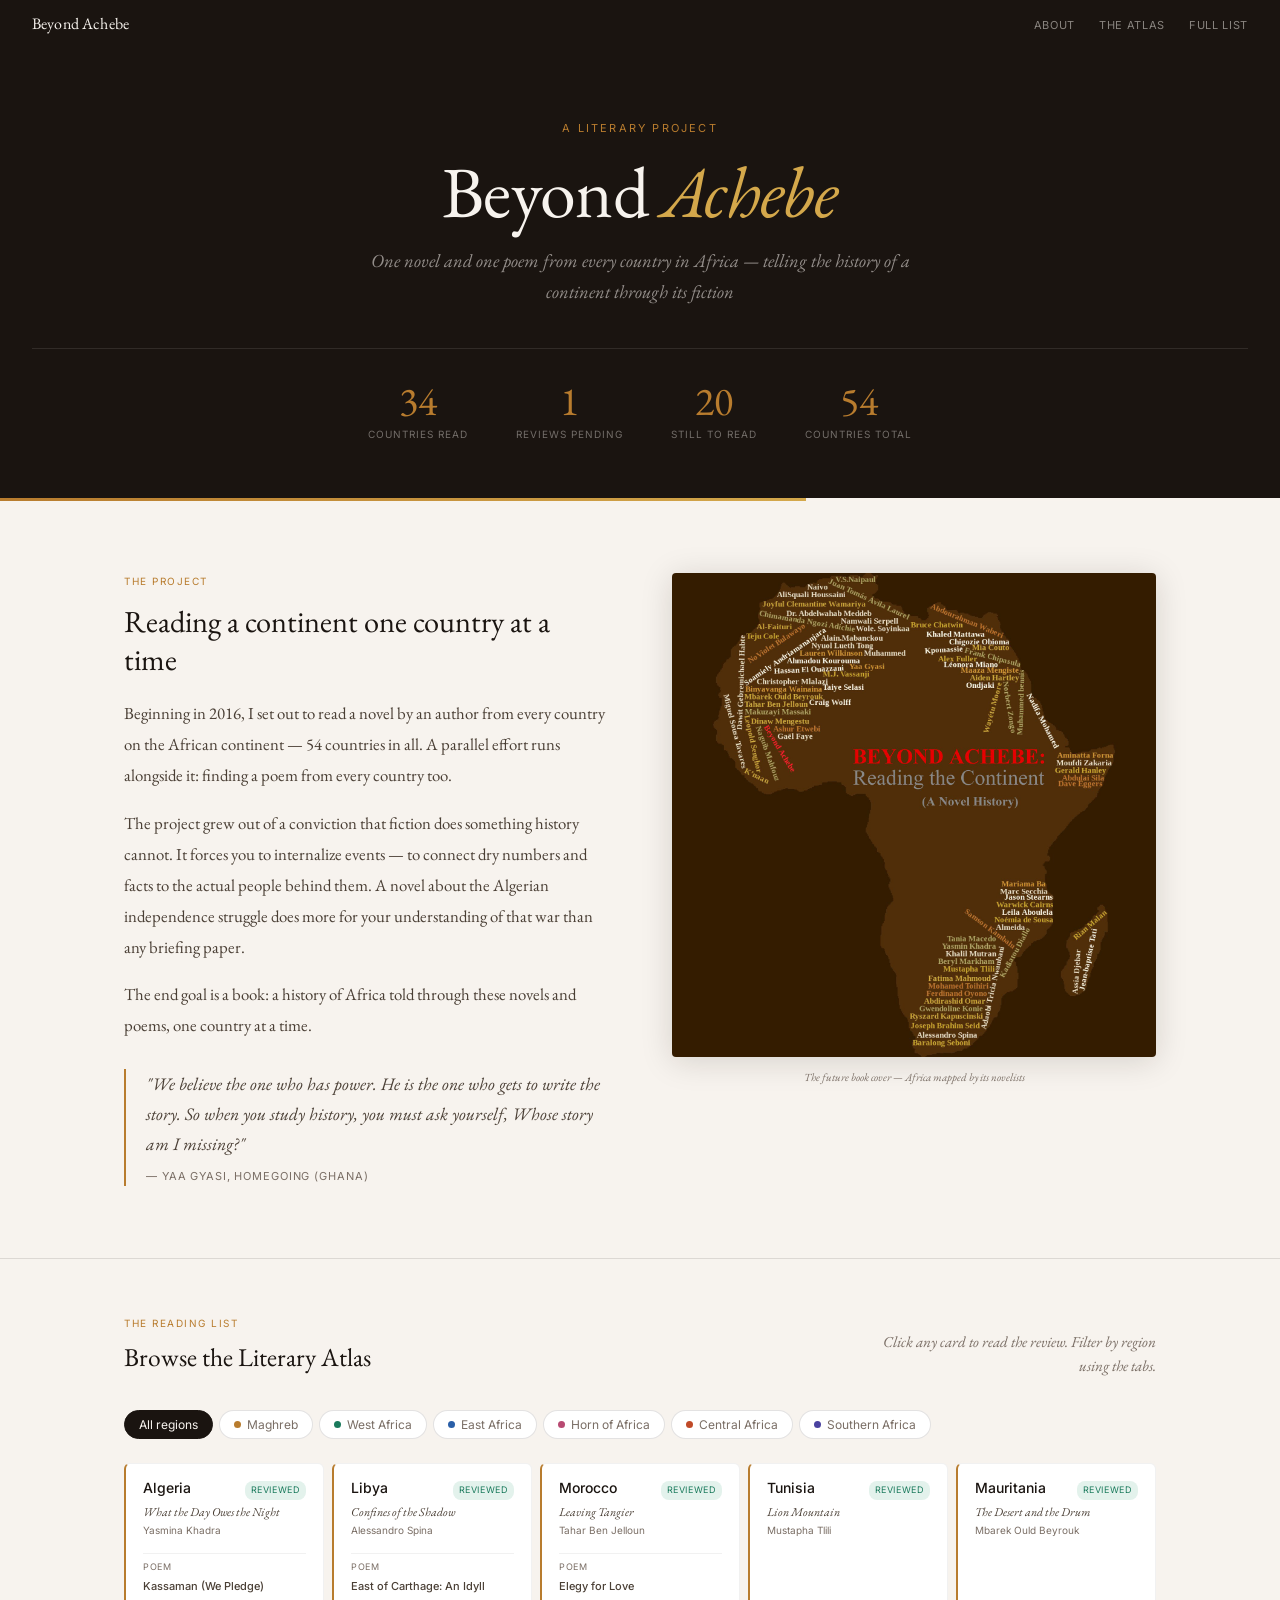
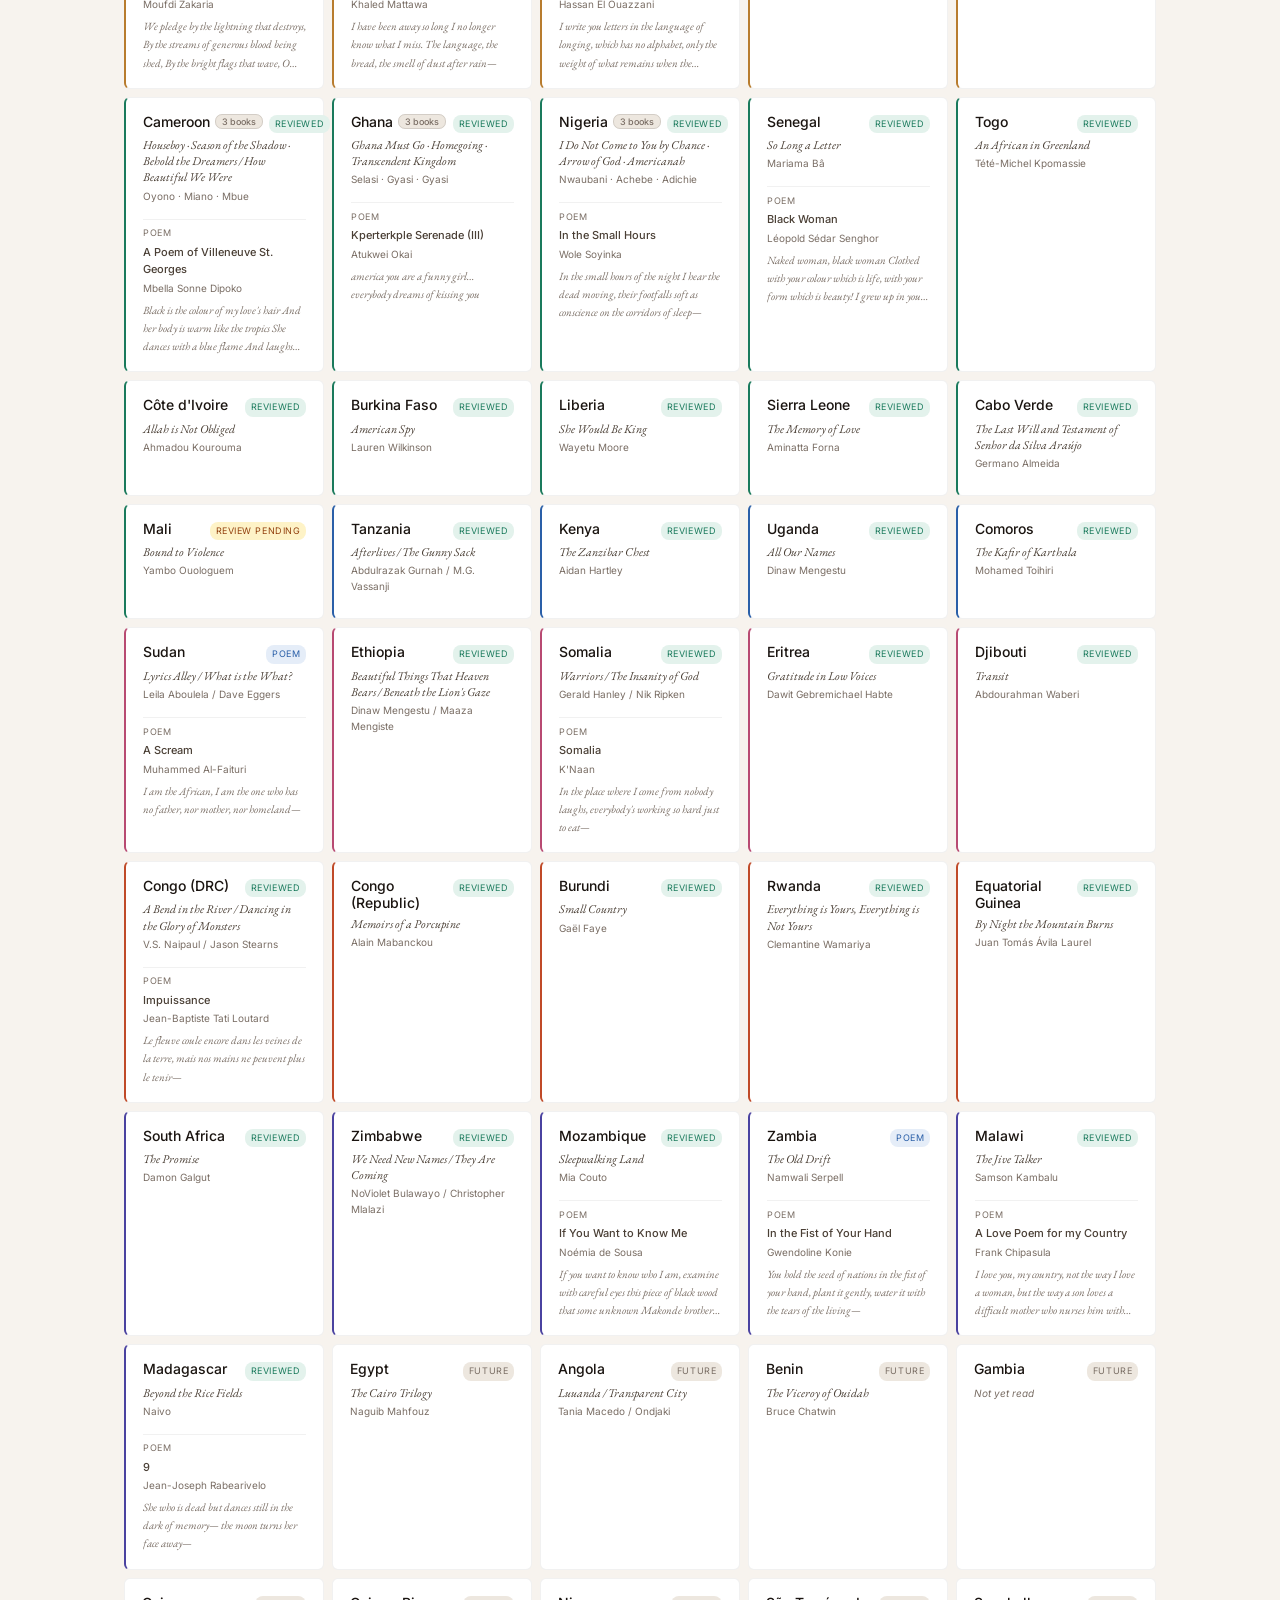
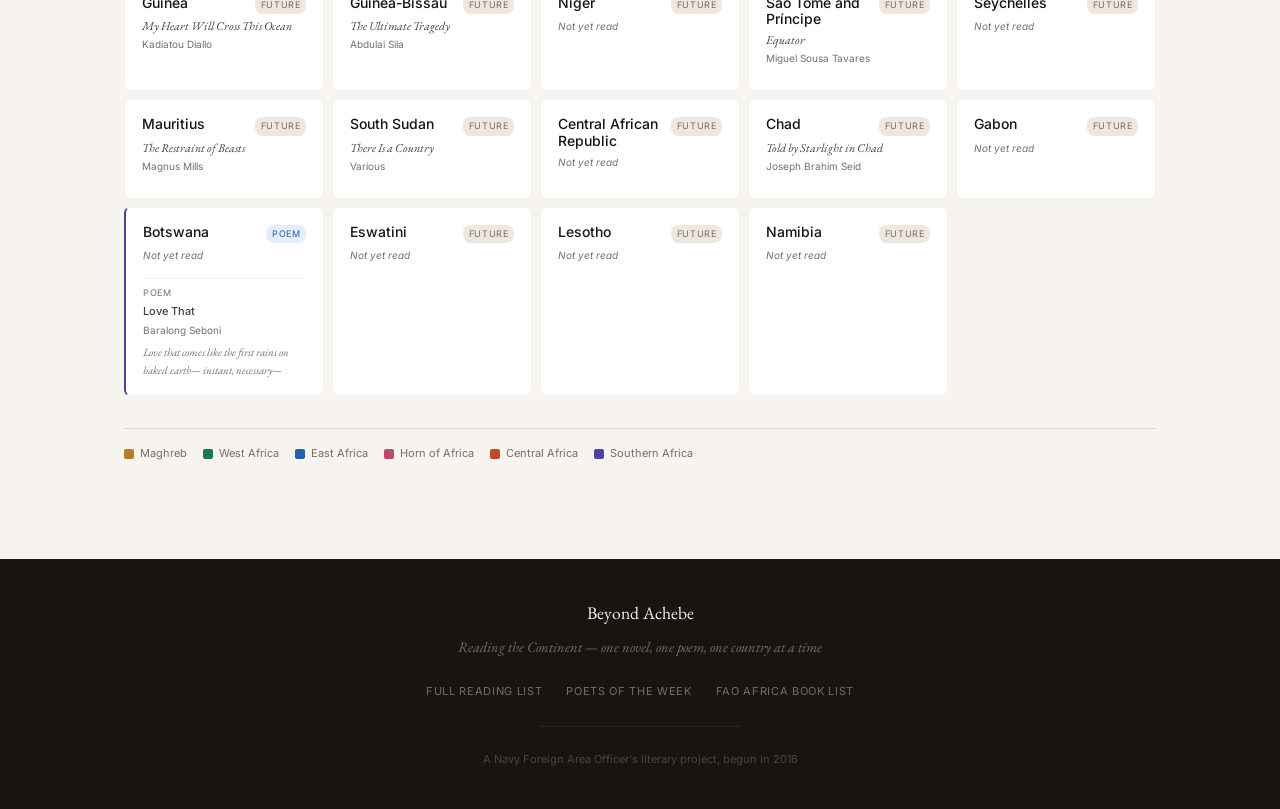
<file: index (1).html>
<!DOCTYPE html>
<html lang="en">
<head>
<meta charset="UTF-8">
<meta name="viewport" content="width=device-width, initial-scale=1.0">
<meta name="description" content="A Navy Foreign Area Officer's quest to read one novel and one poem from every country in Africa — and tell the continent's history through its fiction.">
<title>Beyond Achebe — A Literary Atlas of Africa</title>
<link rel="preconnect" href="https://fonts.googleapis.com">
<link href="https://fonts.googleapis.com/css2?family=EB+Garamond:ital,wght@0,400;0,500;1,400;1,500&family=Inter:wght@300;400;500&display=swap" rel="stylesheet">
<style>
*,*::before,*::after{box-sizing:border-box;margin:0;padding:0}
:root{
  --ink:#1A1410;--ink-mid:#4A3F35;--ink-light:#7A6E65;
  --sand:#F7F3EE;--sand-dark:#EDE7DF;
  --border:rgba(26,20,16,0.12);--border-lt:rgba(26,20,16,0.06);
  --gold:#B87C2E;--gold-light:#D4A84B;
  --teal:#1A7A5C;--teal-pale:#E3F2EC;
  --blue:#2A5FA8;--blue-pale:#E5EDF8;
  --pink:#B84A72;--coral:#C04A28;--purple:#4A42A0;
  --serif:'EB Garamond',Georgia,serif;
  --sans:'Inter',system-ui,sans-serif;
  --max:1080px;
}
html{scroll-behavior:smooth}
body{background:var(--sand);color:var(--ink);font-family:var(--sans);font-size:15px;line-height:1.6}

/* NAV */
.site-nav{background:var(--ink);padding:0 2rem;display:flex;align-items:center;justify-content:space-between;height:48px;position:sticky;top:0;z-index:100}
.nav-brand{font-family:var(--serif);font-size:1rem;color:var(--sand);text-decoration:none;letter-spacing:0.01em}
.nav-links{display:flex;gap:1.5rem;list-style:none}
.nav-links a{font-size:11px;color:rgba(247,243,238,0.5);text-decoration:none;letter-spacing:0.06em;text-transform:uppercase;transition:color 0.15s}
.nav-links a:hover{color:var(--gold)}

/* HERO */
.hero{background:var(--ink);color:var(--sand);padding:4.5rem 2rem 3.5rem;text-align:center}
.hero-eyebrow{font-size:11px;letter-spacing:0.2em;text-transform:uppercase;color:var(--gold);margin-bottom:1rem;font-family:var(--sans);font-weight:400}
.hero-title{font-family:var(--serif);font-size:clamp(2.75rem,6vw,4.5rem);font-weight:400;line-height:1.05;color:var(--sand);margin-bottom:1rem;letter-spacing:-0.01em}
.hero-title em{font-style:italic;color:var(--gold-light)}
.hero-sub{font-family:var(--serif);font-size:1.15rem;color:rgba(247,243,238,0.55);font-style:italic;max-width:560px;margin:0 auto 2.5rem;line-height:1.7}
.hero-stats{display:flex;justify-content:center;gap:3rem;flex-wrap:wrap;padding-top:2rem;border-top:0.5px solid rgba(247,243,238,0.1)}
.hstat{display:flex;flex-direction:column;align-items:center}
.hstat-num{font-family:var(--serif);font-size:2.5rem;font-weight:400;color:var(--gold);line-height:1}
.hstat-label{font-size:10px;letter-spacing:0.1em;text-transform:uppercase;color:rgba(247,243,238,0.4);margin-top:5px}
.progress-strip{height:3px;background:rgba(247,243,238,0.08)}
.progress-fill{height:100%;width:64.8%;background:linear-gradient(90deg,var(--gold),var(--gold-light))}

/* ABOUT */
.about-section{max-width:var(--max);margin:0 auto;padding:4.5rem 1.5rem;display:grid;grid-template-columns:1fr 1fr;gap:4rem;align-items:start}
.about-label{font-size:10px;letter-spacing:0.15em;text-transform:uppercase;color:var(--gold);margin-bottom:0.85rem}
.about-heading{font-family:var(--serif);font-size:1.9rem;font-weight:400;line-height:1.25;color:var(--ink);margin-bottom:1.25rem}
.about-body{font-family:var(--serif);font-size:1.05rem;line-height:1.85;color:var(--ink-mid)}
.about-body p+p{margin-top:1rem}
.about-pull{border-left:2px solid var(--gold);padding-left:1.25rem;margin-top:1.75rem}
.about-pull p{font-family:var(--serif);font-size:1.1rem;font-style:italic;line-height:1.7;color:var(--ink-mid)}
.about-pull cite{display:block;font-size:11px;font-style:normal;letter-spacing:0.08em;text-transform:uppercase;color:var(--ink-light);margin-top:0.6rem}
.map-wrap{position:relative}
.map-img{width:100%;border-radius:4px;display:block;box-shadow:0 4px 32px rgba(26,20,16,0.15)}
.map-fallback{display:none;background:var(--sand-dark);border-radius:4px;padding:3rem;text-align:center}
.map-caption{font-size:11px;color:var(--ink-light);text-align:center;margin-top:0.75rem;font-style:italic;font-family:var(--serif)}

/* DIVIDER */
.section-divider{border:none;border-top:0.5px solid var(--border)}

/* ATLAS SECTION */
.atlas-section{max-width:var(--max);margin:0 auto;padding:3.5rem 1.5rem 5rem}
.atlas-section-header{margin-bottom:2rem;display:flex;align-items:flex-end;justify-content:space-between;flex-wrap:wrap;gap:1rem}
.atlas-section-label{font-size:10px;letter-spacing:0.15em;text-transform:uppercase;color:var(--gold);margin-bottom:0.4rem}
.atlas-section-title{font-family:var(--serif);font-size:1.6rem;font-weight:400;color:var(--ink)}
.atlas-section-sub{font-family:var(--serif);font-size:0.95rem;color:var(--ink-light);font-style:italic;text-align:right;max-width:280px}

/* TABS */
.region-tabs{display:flex;gap:6px;flex-wrap:wrap;margin-bottom:1.5rem}
.tab-btn{padding:6px 14px;font-size:12px;font-family:var(--sans);border-radius:20px;border:0.5px solid var(--border);background:white;color:var(--ink-light);cursor:pointer;display:inline-flex;align-items:center;gap:6px;transition:all 0.15s}
.tab-btn:hover{background:var(--sand-dark);color:var(--ink)}
.tab-btn.active{background:var(--ink);color:var(--sand);border-color:var(--ink)}
.rdot{width:7px;height:7px;border-radius:50%;flex-shrink:0}
.rdot-maghreb{background:var(--gold)}.rdot-west{background:var(--teal)}.rdot-east{background:var(--blue)}
.rdot-horn{background:var(--pink)}.rdot-central{background:var(--coral)}.rdot-southern{background:var(--purple)}

/* DETAIL PANEL */
.detail-panel{display:none;background:white;border:0.5px solid var(--border);border-left:3px solid var(--ink);border-radius:6px;padding:1.75rem;margin-bottom:1.5rem;box-shadow:0 2px 20px rgba(26,20,16,0.07)}
.detail-panel.visible{display:block}
.detail-top{display:flex;justify-content:space-between;align-items:flex-start;margin-bottom:1.25rem}
.detail-eyebrow{font-size:10px;letter-spacing:0.12em;text-transform:uppercase;color:var(--ink-light);margin-bottom:5px}
.detail-title{font-family:var(--serif);font-size:1.65rem;font-weight:400;color:var(--ink);line-height:1.2;margin-bottom:3px}
.detail-author{font-size:13px;color:var(--ink-light)}
.detail-close{font-size:12px;color:var(--ink-light);cursor:pointer;padding:4px 9px;border-radius:4px;border:0.5px solid var(--border);background:var(--sand);flex-shrink:0;font-family:var(--sans)}
.detail-close:hover{background:var(--sand-dark)}
.detail-tags{display:flex;gap:5px;flex-wrap:wrap;margin-bottom:1.25rem}
.detail-tag{font-size:10px;padding:2px 9px;border-radius:10px;background:var(--sand);color:var(--ink-light);border:0.5px solid var(--border)}
.detail-section-label{font-size:10px;letter-spacing:0.12em;text-transform:uppercase;color:var(--ink-light);margin-bottom:8px;margin-top:1.25rem}
.detail-review{font-family:var(--serif);font-size:1rem;line-height:1.85;color:var(--ink-mid);border-left:2px solid var(--border);padding-left:1.1rem}
.detail-quote{font-family:var(--serif);font-size:1rem;line-height:1.75;color:var(--ink-mid);font-style:italic;padding:0.85rem 1.1rem;border-radius:4px;background:var(--sand);margin-bottom:0.6rem;border-left:2px solid var(--border)}
.detail-poem-block{padding:1rem 1.25rem;background:var(--sand);border-radius:4px;border:0.5px solid var(--border)}
.detail-poem-title{font-size:13px;font-weight:500;color:var(--ink);margin-bottom:2px}
.detail-poem-byline{font-size:11px;color:var(--ink-light);margin-bottom:10px}
.detail-poem-text{font-family:var(--serif);font-size:1rem;line-height:1.9;color:var(--ink-mid);white-space:pre-wrap;font-style:italic}
.detail-link{display:inline-flex;align-items:center;gap:5px;font-size:13px;color:var(--blue);text-decoration:none;margin-top:1rem}
.detail-link:hover{text-decoration:underline}
.detail-link::after{content:' ↗';font-size:11px}

/* BOOK BLOCKS in detail panel */
.detail-books{display:flex;flex-direction:column;gap:10px;margin-top:0.75rem}
.detail-book-block{padding:1rem 1.15rem;border-radius:6px;background:var(--sand);border:0.5px solid var(--border-lt)}
.detail-book-title{font-family:var(--serif);font-size:1.1rem;font-weight:500;color:var(--ink);margin-bottom:2px;font-style:italic}
.detail-book-author{font-size:11px;color:var(--ink-light);letter-spacing:0.02em;margin-bottom:0.65rem}
.detail-book-review{font-family:var(--serif);font-size:0.95rem;line-height:1.8;color:var(--ink-mid);margin-bottom:0.65rem}
.detail-book-quotes{margin-bottom:0.65rem}
.detail-book-quote{font-family:var(--serif);font-size:0.9rem;line-height:1.65;color:var(--ink-light);font-style:italic;padding-left:0.85rem;border-left:1.5px solid var(--border);margin-bottom:5px}
.detail-book-link{font-size:12px;color:var(--blue);text-decoration:none}
.detail-book-link:hover{text-decoration:underline}
.detail-book-link::after{content:' ↗';font-size:10px}

/* POEM CODA — deliberately atmospheric, not structured like book blocks */
.detail-poem-coda{margin-top:1.5rem;padding-top:1.25rem;border-top:0.5px solid var(--border-lt)}
.detail-poem-coda-label{font-size:9px;letter-spacing:0.14em;text-transform:uppercase;color:var(--ink-light);margin-bottom:0.6rem}
.detail-poem-coda-title{font-family:var(--serif);font-size:0.95rem;font-weight:500;color:var(--ink-mid);margin-bottom:1px}
.detail-poem-coda-author{font-size:10px;color:var(--ink-light);margin-bottom:0.65rem;font-style:italic}
.detail-poem-coda-text{font-family:var(--serif);font-size:1rem;line-height:2;color:var(--ink-light);white-space:pre-wrap;font-style:italic;letter-spacing:0.01em}

/* COUNT BADGE on cards */
.ccard-count{font-size:9px;padding:1px 6px;border-radius:7px;background:var(--sand-dark);color:var(--ink-light);border:0.5px solid var(--border);margin-left:5px;vertical-align:middle;white-space:nowrap}

/* GRID */
.country-grid{display:grid;grid-template-columns:repeat(auto-fill,minmax(200px,1fr));gap:8px;margin-bottom:2rem}
.ccard{background:white;border:0.5px solid var(--border-lt);border-radius:6px;padding:1rem 1.05rem;cursor:pointer;transition:border-color 0.15s,box-shadow 0.15s;display:flex;flex-direction:column}
.ccard:hover{border-color:var(--border);box-shadow:0 2px 12px rgba(26,20,16,0.07)}
.ccard.has-content{border-left:2.5px solid}
.ccard.r-maghreb{border-left-color:var(--gold)}.ccard.r-west{border-left-color:var(--teal)}
.ccard.r-east{border-left-color:var(--blue)}.ccard.r-horn{border-left-color:var(--pink)}
.ccard.r-central{border-left-color:var(--coral)}.ccard.r-southern{border-left-color:var(--purple)}
.ccard-top{display:flex;align-items:flex-start;justify-content:space-between;gap:6px;margin-bottom:4px}
.ccard-country{font-size:14px;font-weight:500;color:var(--ink);line-height:1.2}
.ccard-badge{font-size:9px;letter-spacing:0.06em;text-transform:uppercase;padding:2px 6px;border-radius:8px;white-space:nowrap;flex-shrink:0;margin-top:1px}
.badge-reviewed{background:var(--teal-pale);color:var(--teal)}
.badge-pending-review{background:#FEF3C7;color:#92400E}
.badge-poem{background:var(--blue-pale);color:var(--blue)}
.badge-future{background:var(--sand-dark);color:var(--ink-light)}
.ccard-book{font-family:var(--serif);font-size:12px;color:var(--ink-mid);margin-bottom:2px;line-height:1.35;font-style:italic}
.ccard-author{font-size:10px;color:var(--ink-light);margin-bottom:8px}
.ccard-divider{height:0.5px;background:var(--border-lt);margin:7px 0}
.ccard-poem-label{font-size:9px;letter-spacing:0.09em;text-transform:uppercase;color:var(--ink-light);margin-bottom:3px}
.ccard-poem-title{font-size:11px;font-weight:500;color:var(--ink-mid);margin-bottom:1px}
.ccard-poem-author{font-size:10px;color:var(--ink-light);margin-bottom:5px}
.ccard-poem-clip{font-family:var(--serif);font-size:11px;line-height:1.65;color:var(--ink-light);font-style:italic;display:-webkit-box;-webkit-line-clamp:3;-webkit-box-orient:vertical;overflow:hidden}

/* LEGEND */
.legend{display:flex;gap:16px;flex-wrap:wrap;padding:1rem 0;border-top:0.5px solid var(--border)}
.legend-item{display:flex;align-items:center;gap:6px;font-size:11px;color:var(--ink-light)}
.legend-swatch{width:10px;height:10px;border-radius:2px}

/* FOOTER */
.site-footer{background:var(--ink);color:rgba(247,243,238,0.4);padding:2.5rem 2rem;text-align:center}
.footer-title{font-family:var(--serif);font-size:1.1rem;color:var(--sand);margin-bottom:0.5rem}
.footer-sub{font-family:var(--serif);font-size:0.9rem;font-style:italic;color:rgba(247,243,238,0.4);margin-bottom:1.25rem}
.footer-links{display:flex;justify-content:center;gap:1.5rem;flex-wrap:wrap;list-style:none}
.footer-links a{font-size:11px;color:rgba(247,243,238,0.4);text-decoration:none;letter-spacing:0.06em;text-transform:uppercase}
.footer-links a:hover{color:var(--gold)}
.footer-rule{border:none;border-top:0.5px solid rgba(247,243,238,0.08);margin:1.5rem auto;max-width:200px}
.footer-copy{font-size:11px;color:rgba(247,243,238,0.22)}

/* RESPONSIVE */
@media(max-width:768px){
  .about-section{grid-template-columns:1fr;gap:2.5rem}
  .atlas-section-header{flex-direction:column;align-items:flex-start}
  .atlas-section-sub{text-align:left;max-width:100%}
  .nav-links{display:none}
}
@media(max-width:480px){
  .hero{padding:3rem 1.25rem 2rem}
  .hero-stats{gap:1.75rem}
  .country-grid{grid-template-columns:repeat(auto-fill,minmax(160px,1fr))}
  .detail-panel{padding:1.25rem}
  .about-section{padding:3rem 1.25rem}
  .atlas-section{padding:2.5rem 1.25rem 4rem}
}
@media(prefers-reduced-motion:reduce){*{transition:none!important;scroll-behavior:auto!important}}
</style>
</head>
<body>

<nav class="site-nav">
  <a href="#" class="nav-brand">Beyond Achebe</a>
  <ul class="nav-links">
    <li><a href="#about">About</a></li>
    <li><a href="#atlas">The Atlas</a></li>
    <li><a href="http://fuuo.blogspot.com/p/after-looking-at-my-reading-lists-from.html" target="_blank">Full list</a></li>
  </ul>
</nav>

<header class="hero">
  <div class="hero-eyebrow">A Literary Project</div>
  <h1 class="hero-title">Beyond <em>Achebe</em></h1>
  <p class="hero-sub">One novel and one poem from every country in Africa — telling the history of a continent through its fiction</p>
  <div class="hero-stats">
    <div class="hstat"><span class="hstat-num" id="stat-reviewed">—</span><span class="hstat-label">Countries read</span></div>
    <div class="hstat"><span class="hstat-num" id="stat-pending">—</span><span class="hstat-label">Reviews pending</span></div>
    <div class="hstat"><span class="hstat-num" id="stat-remaining">—</span><span class="hstat-label">Still to read</span></div>
    <div class="hstat"><span class="hstat-num">54</span><span class="hstat-label">Countries total</span></div>
  </div>
</header>
<div class="progress-strip"><div class="progress-fill"></div></div>

<section class="about-section" id="about">
  <div class="about-text">
    <div class="about-label">The Project</div>
    <h2 class="about-heading">Reading a continent one country at a time</h2>
    <div class="about-body">
      <p>Beginning in 2016, I set out to read a novel by an author from every country on the African continent — 54 countries in all. A parallel effort runs alongside it: finding a poem from every country too.</p>
      <p>The project grew out of a conviction that fiction does something history cannot. It forces you to internalize events — to connect dry numbers and facts to the actual people behind them. A novel about the Algerian independence struggle does more for your understanding of that war than any briefing paper.</p>
      <p>The end goal is a book: a history of Africa told through these novels and poems, one country at a time.</p>
    </div>
    <div class="about-pull">
      <p>"We believe the one who has power. He is the one who gets to write the story. So when you study history, you must ask yourself, Whose story am I missing?"</p>
      <cite>— Yaa Gyasi, Homegoing (Ghana)</cite>
    </div>
  </div>
  <div class="map-wrap">
    <img
      src="map.jpg"
      alt="Map of Africa with author names marked by country — the future book cover"
      class="map-img"
      onerror="this.style.display='none';document.querySelector('.map-fallback').style.display='block'">
    <div class="map-fallback">
      <p style="font-family:var(--serif);font-style:italic;color:var(--ink-light);font-size:0.95rem">Upload map.jpg to your GitHub repo to display the map here</p>
    </div>
    <p class="map-caption">The future book cover — Africa mapped by its novelists</p>
  </div>
</section>

<hr class="section-divider">

<section class="atlas-section" id="atlas">
  <div class="atlas-section-header">
    <div>
      <div class="atlas-section-label">The Reading List</div>
      <h2 class="atlas-section-title">Browse the Literary Atlas</h2>
    </div>
    <p class="atlas-section-sub">Click any card to read the review. Filter by region using the tabs.</p>
  </div>

  <nav class="region-tabs" id="region-tabs">
    <button class="tab-btn active" data-region="all">All regions</button>
    <button class="tab-btn" data-region="maghreb"><span class="rdot rdot-maghreb"></span>Maghreb</button>
    <button class="tab-btn" data-region="west"><span class="rdot rdot-west"></span>West Africa</button>
    <button class="tab-btn" data-region="east"><span class="rdot rdot-east"></span>East Africa</button>
    <button class="tab-btn" data-region="horn"><span class="rdot rdot-horn"></span>Horn of Africa</button>
    <button class="tab-btn" data-region="central"><span class="rdot rdot-central"></span>Central Africa</button>
    <button class="tab-btn" data-region="southern"><span class="rdot rdot-southern"></span>Southern Africa</button>
  </nav>

  <div id="detail-panel" class="detail-panel"></div>
  <div id="country-grid" class="country-grid"></div>

  <div class="legend">
    <div class="legend-item"><div class="legend-swatch" style="background:var(--gold)"></div>Maghreb</div>
    <div class="legend-item"><div class="legend-swatch" style="background:var(--teal)"></div>West Africa</div>
    <div class="legend-item"><div class="legend-swatch" style="background:var(--blue)"></div>East Africa</div>
    <div class="legend-item"><div class="legend-swatch" style="background:var(--pink)"></div>Horn of Africa</div>
    <div class="legend-item"><div class="legend-swatch" style="background:var(--coral)"></div>Central Africa</div>
    <div class="legend-item"><div class="legend-swatch" style="background:var(--purple)"></div>Southern Africa</div>
  </div>
</section>

<footer class="site-footer">
  <div class="footer-title">Beyond Achebe</div>
  <p class="footer-sub">Reading the Continent — one novel, one poem, one country at a time</p>
  <ul class="footer-links">
    <li><a href="http://fuuo.blogspot.com/p/after-looking-at-my-reading-lists-from.html" target="_blank">Full reading list</a></li>
    <li><a href="http://fuuo.blogspot.com/2012/05/african-poets-of-week-compilation.html" target="_blank">Poets of the Week</a></li>
    <li><a href="http://fuuo.blogspot.com/p/the-fao-africa-book-list.html" target="_blank">FAO Africa book list</a></li>
  </ul>
  <hr class="footer-rule">
  <p class="footer-copy">A Navy Foreign Area Officer's literary project, begun in 2016</p>
</footer>

<script>
const books=[
  {country:"Algeria",region:"maghreb",reviewed:true,book:"What the Day Owes the Night",author:"Yasmina Khadra",tags:["colonialism","love","pieds-noirs","independence"],summary:"This book is a perfect example of why reading fiction is important. Reading fiction like this forces the reader to internalize and grapple with historical events in a way that a straightforward history never could. In this case, by personalizing something like the Algerian independence struggle, the reader must reevaluate the dry numbers, facts and statistics littering the historical record and connect them to the actual people and struggles behind them.",quotes:["Have you ever dared, Younes, even once in your life?","If a woman loves you, no star is beyond your grasp, no god can touch you.","Only love can make good the misfortunes and evils of the world."],poem:{title:"Kassaman (We Pledge)",author:"Moufdi Zakaria",clip:"We pledge by the lightning that destroys,\nBy the streams of generous blood being shed,\nBy the bright flags that wave,\nO Algeria, live and bear witness—",link:"http://fuuo.blogspot.com/2010/07/poet-of-week-from-algeria-moufdi-zakaria.html"},link:"https://fuuo.blogspot.com/2018/04/love.fiction.algerianwarofindependence.html"},
  {country:"Libya",region:"maghreb",reviewed:true,book:"Confines of the Shadow",author:"Alessandro Spina",tags:["colonialism","Italian Libya","Benghazi","occupation"],summary:"I came across this book through a post on the Arabist's excellent blog. The author of the post—Ursula Lindsey—wrote such a great opening hook: 'Alessandro Spina was a Syrian Maronite who grew up in Ben Ghazi, was educated and wrote in Italian, and over the course of 40 years penned an extraordinary cycle of novels about the bloody establishment, brief flourishing and troubled aftermath of the Italian colony in Libya.' So a novel by a Catholic Syrian that grew up in Libya, was educated in Italy and wrote in Italian, and his work has only recently been translated into English...awesome.",quotes:["To be a foreigner is a magical condition: this land will never belong to me, no matter how many cannons and rifles I bring here.","Generosity cannot overcome our fundamental problem: is our presence here legitimate?","The native is a living shadow."],poem:{title:"East of Carthage: An Idyll",author:"Khaled Mattawa",clip:"I have been away so long\nI no longer know what I miss.\nThe language, the bread,\nthe smell of dust after rain—",link:"http://fuuo.blogspot.com/2010/11/poet-of-week-sad-truth-of-matter.html"},link:"http://fuuo.blogspot.com/2015/11/libya.spina.naffis.sahely.benghazi.italy.faoreadinglist.tripoli.html"},
  {country:"Morocco",region:"maghreb",reviewed:true,book:"Leaving Tangier",author:"Tahar Ben Jelloun",tags:["immigration","Europe","diaspora","corruption","identity"],summary:"Loved it because this was a sad, tragic, beautifully written tale about loneliness, despair, hope and home. The strength of this novel is that it doesn't hold back in its indictment of the Moroccan government's societal failures but also doesn't hold living in Europe as a golden solution to the problems of most Moroccans.",quotes:["Exile revealed the true dimensions of calamity.","You know, from Morocco you can see Spain, but it doesn't work like that in the opposite direction.","We are all called upon to leave our homes...because our country is often not rich enough, or loving enough, or generous enough to keep us at home."],poem:{title:"Elegy for Love",author:"Hassan El Ouazzani",clip:"I write you letters in the language\nof longing, which has no alphabet,\nonly the weight of what remains\nwhen the beloved has gone—",link:"http://fuuo.blogspot.com/2010/04/lawful-magic-why-i-will-have-poem-of.html"},link:"http://kruzoo.blogspot.com/2016/09/leavingtangier.africareadinglist.jelloun.morocco.mo.fao.html"},
  {country:"Tunisia",region:"maghreb",reviewed:true,book:"Lion Mountain",author:"Mustapha Tlili",tags:["independence","modernity","sacred geography","Jasmine Revolution"],summary:"Lion Mountain is a novel of collisions — physical and spiritual, emotional and political, urban and rural, French and Tunisian, dictators and villagers, mother and son. Tlili paints a secluded village modeled on Feriana, the home of his youth — an ancient place lost amidst the desert steppes, sheltered always under the shoulder of Lion Mountain. The diviner of this sacred geography is the equally ancient Horia, a widow and fierce defender who bears all of life's adversity with a stoicism that is seemingly unbreakable. The arrival of the outside world sets the novel on a tragic arc as the forces of modernity smother the spiritual life from Horia and her household. In Horia's refusal to let her sacred geography be ripped apart, we see echoes of the defiance that will become Tunisia's Jasmine Revolution decades later.",quotes:["A geography more than physical or human: sacred...In this mystical topography, landmarks determining the rights of each and every individual were perfectly clear.","Time passes, pain is forgotten, horror is forgotten. Only by remaining silent in the face of horror may we escape it.","You set out in search of wisdom and knowledge; out of sacred duty you have become an exile. Are we not all exiles upon this earth? Is not dust our natural abode?","All because of that extraordinary ability with which the Lord has endowed him: the ability to forget. To forget. To forgive."],poem:null,link:"https://fuuo.blogspot.com/2021/02/tunisiajasmine.lionmountain.html"},
  {country:"Mauritania",region:"maghreb",reviewed:true,book:"The Desert and the Drum",author:"Mbarek Ould Beyrouk",tags:["desert","Sahara","nomad","tradition","colonialism","identity"],summary:"'From the moment they arrived, the strangers stole something essential from us, without us feeling we had the right to protest.' This comment by the young Bedouin narrator Rayhana encapsulates the modern-day struggle that Beyrouk seeks to describe. In Rayhana's case, these strangers were a mixture of fellow countrymen and foreign investors looking for minerals. The theft in question is not one of gold or ore but of proximity and privacy. For Rayhana, the strangers' arrival severs that separation on every level forcing her to leave her tribe, and most importantly, to consider what it means to exist as an individual — a concept completely foreign to most Bedouin. The drum is her tribe's ancient token, guarded and carried for centuries and imbued with mystic power. For Rayhana, however, the drum represents everything taken from her, so she absconds with it setting off a tragic chain of events. Beyrouk is a gifted author and writes beautifully as he observes the stark difference between modern 'civilization' and Bedouin life.",quotes:["From the moment they arrived, the strangers stole something essential from us, without us feeling we had the right to protest.","So what? Do you think I'm ashamed of that? Do you think I'd rather have what you have? Your grimy faces, your vacant eyes, your directionless lives, the prisons you live in, the dead things you use for transport? Do you think you're better than me?","I was clearly from elsewhere; from the lands that were white with sand and black with fury.","Is there anyone more ignorant than someone who can't find their way?"],poem:null,link:"https://fuuo.blogspot.com/2026/06/the-desert-and-drum-by-mbarek-ould.html"},
  {country:"Cameroon",region:"west",reviewed:true,tags:["colonialism","slavery","immigration","America","oil","identity"],
   books:[
     {title:"Houseboy",author:"Ferdinand Oyono",summary:"Oyono crafts a beautiful, tragic and damning tale about being a 'black Frenchman' in colonial Cameroon. The question of identity is at the center of this tale of a houseboy named Toundi with hopes of assimilation. With his near-last dying words being 'What are we blackmen who are called French?' one gets the sense it's not going to end well for the young man.",quotes:["What are we blackmen who are called French?","The dog of the King is the King of dogs."],link:"http://kruzoo.blogspot.com/2016/09/houseboy-loved-it-because-oyono-crafts.html"},
     {title:"Season of the Shadow",author:"Léonora Miano",summary:"What were the beginnings of slavery like for those villagers who were first kidnapped? Miano transports the reader to those early terrifying days and likens the horror of slavery to a shadow of darkness whose advance can't be stopped nor hidden from. A village awakens to its huts ablaze and 12 men vanished — evil unchecked growing from the slimmest of shadows to an all-encompassing darkness.",quotes:["Evil unchecked can quickly grow from the slimmest of shadows to an all-encompassing darkness."],link:"https://fuuo.blogspot.com/2019/07/kruses-keys-read-season-of-shadow-to.html"},
     {title:"Behold the Dreamers / How Beautiful We Were",author:"Imbolo Mbue",summary:"The novel's power comes in Mbue's ability to capture both the strengths and the hollowness of the promise of America. In How Beautiful We Were, Mbue is restrained as she refuses to offer a hopeful note about the plight of this fictional country—instead she offers a cold and despairing eulogy.",quotes:["The problem with America is that it makes you dream.","Someday, when you're old, you'll see the ones who came to kill us and the ones who'll run to save us are the same."],link:"https://www.beyondachebe.com/2021/11/behold-dreamers-by-imbolo-mbue-cameroon.html"}
   ],
   poem:{title:"A Poem of Villeneuve St. Georges",author:"Mbella Sonne Dipoko",clip:"Black is the colour of my love's hair\nAnd her body is warm like the tropics\nShe dances with a blue flame\nAnd laughs without shame—",link:"http://fuuo.blogspot.com/2017/04/poet-of-week-from-cameroon-mbella-sonne.html"}},
  {country:"Ghana",region:"west",reviewed:true,tags:["slave trade","diaspora","addiction","family","identity","immigration","science vs faith"],
   books:[
     {title:"Ghana Must Go",author:"Taiye Selasi",summary:"Read It Because this is not a novel about Africa, or Ghana, or Nigeria or immigrants only — this is one of the classic novels about family, identity, loss, and forgiveness that follows you around in your idle thoughts long after you are finished. Selasi's mastery is most evident as she captures the sights, sounds and people of Ghana and Nigeria.",quotes:["The boy was possessed of that brand of indomitable cheerfulness only seen in children living in poverty near the equator: an instinct to laugh at the world as they found it, to find things to laugh at, to know where to look."],link:"http://kruzoo.blogspot.com/2016/03/ghana-must-go-read-it-because-this-is.html"},
     {title:"Homegoing",author:"Yaa Gyasi",summary:"As I listened to Yaa Gyasi's 'Homegoing' I began to see the very clear narrative line that she was drawing between black lives today and an origin story across the Atlantic that began centuries ago. This masterpiece of historical fiction follows the lives of two separated half-sisters and their six generations of descendants beginning in the mid-1700s in West Africa.",quotes:["We believe the one who has power. He is the one who gets to write the story."],link:"http://fuuo.blogspot.com/2019/03/kruseskeys.homegoing.oprah.gyasi.ghana.html"},
     {title:"Transcendent Kingdom",author:"Yaa Gyasi",summary:"The author chooses to focus on the life of one brilliant young scientist and her life as a daughter of Ghanaian immigrants who struggles with her identity as a black woman — science and faith pulling in opposite directions.",quotes:["Am looking for new names for old feelings. My soul is still my soul, even if I rarely call it that."],link:"http://fuuo.blogspot.com/2019/03/kruseskeys.homegoing.oprah.gyasi.ghana.html"}
   ],
   poem:{title:"Kperterkple Serenade (III)",author:"Atukwei Okai",clip:"america\nyou are a funny girl…\neverybody dreams of kissing you",link:"http://fuuo.blogspot.com/2010/10/poet-of-week-from-ghana-atukwei-okai.html"}},
  {country:"Nigeria",region:"west",reviewed:true,tags:["419 fraud","colonialism","identity","Igbo","diaspora"],
   books:[
     {title:"I Do Not Come to You by Chance",author:"Adaobi Tricia Nwaubani",summary:"Read It Because you'll finally get to know that Nigerian Prince who has been emailing you! With an eye for humor and for heart, Nwaubani crafts a classic tragedy that follows the rise of Kingsley as he ascends a 419 crime syndicate. The single aspect that best demonstrates the author's deft writing hands is her ability to humanize Kingsley as he becomes more and more adept at swindling gullible mugus.",quotes:["The glass cup dropped from my hand and colonized a large portion of the marble floor.","No matter what the media proclaimed, we were not villains, and the good people of Eastern Nigeria knew it."],link:"http://kruzoo.blogspot.com/2016/01/419.ng.advancefee.nigerianprince.nwaubani.donotcometoyoubychance.html"},
     {title:"Arrow of God",author:"Chinua Achebe",summary:"Achebe's deepest excavation of colonial disruption to traditional Igbo authority — the story of Ezeulu, chief priest of Ulu, whose resistance to British colonial power leads to catastrophic consequences for his people and his god.",quotes:["We believe the one who has power. He is the one who gets to write the story. So when you study history, you must ask yourself, Whose story am I missing?"],link:"http://kruzoo.blogspot.com/2016/01/419.ng.advancefee.nigerianprince.nwaubani.donotcometoyoubychance.html"},
     {title:"Americanah",author:"Chimamanda Ngozi Adichie",summary:"Adichie's sweeping novel of race, identity, and return maps the experience of a Nigerian woman navigating race in America and Britain before coming home to Lagos.",quotes:[],link:"http://kruzoo.blogspot.com/2016/01/419.ng.advancefee.nigerianprince.nwaubani.donotcometoyoubychance.html"}
   ],
   poem:{title:"In the Small Hours",author:"Wole Soyinka",clip:"In the small hours of the night\nI hear the dead moving,\ntheir footfalls soft as conscience\non the corridors of sleep—",link:"http://fuuo.blogspot.com/2010/06/potw-in-small-hours-by-wole-soyinka.html"}},
  {country:"Senegal",region:"west",reviewed:true,book:"So Long a Letter",author:"Mariama Bâ",tags:["women","polygamy","friendship","epistolary","feminism"],summary:"Read It Because you get to peer into the birth of feminism for a Muslim woman in post-independence Senegal. Bâ won me over with her tender, thoughtful introspective look at the life of a cuckolded, then sister-wifed, then widowed, then independent and finally (maybe) free woman. I found myself rereading paragraphs as she bestowed poetry upon the mundane-seeming tasks of a housewife.",quotes:["The domestic work they carry out, and which is not paid for in hard cash, is essential to the home.","The mirasse commanded by the Koran requires that a dead person be stripped of his most intimate secrets; thus is exposed to others what was carefully concealed."],poem:{title:"Black Woman",author:"Léopold Sédar Senghor",clip:"Naked woman, black woman\nClothed with your colour which is life,\nwith your form which is beauty!\nI grew up in your shadow—",link:"http://fuuo.blogspot.com/2010/07/potw-black-woman-by-senghor.html"},link:"http://kruzoo.blogspot.com/2016/08/senegal.mariamaba.solongaletter.dakar.readinglist.html"},
  {country:"Togo",region:"west",reviewed:true,book:"An African in Greenland",author:"Tété-Michel Kpomassie",tags:["adventure","Greenland","Inuit","travel","identity"],summary:"Loved it because it was unlike anything I've ever read. This is the fantastical post-independence autobiographical tale of a young Togolese boy that leaves his 25 siblings on a whim and starts a 12-year journey from his native country to the chilly northern reaches of Greenland. It all started after he saw a book on Greenland in a missionary bookstore in his village.",quotes:[],poem:null,link:"http://kruzoo.blogspot.com/2016/11/kpomassie.readinglist.an-african-in-greenland-loved-it.html"},
  {country:"Côte d'Ivoire",region:"west",reviewed:true,book:"Allah is Not Obliged",author:"Ahmadou Kourouma",tags:["child soldiers","civil war","West Africa"],summary:"This novel could just as easily have been filed under Sierra Leone or Liberia but I stuck it here since the author is Ivorian. And if we want to get all philosophical about things, most of these books could be filed under multiple countries since the borders are really an artificial colonial construct.",quotes:[],poem:null,link:"http://kruzoo.blogspot.com/2016/11/allahisnotobliged.kourouma.faoreadinglist.html"},
  {country:"Burkina Faso",region:"west",reviewed:true,book:"American Spy",author:"Lauren Wilkinson",tags:["Cold War","espionage","Thomas Sankara","CIA"],summary:"'American Spy' is both a fictionalized telling of Sankara's downfall and a commentary on what it means to be a black woman in both an American and African society. The novel is strongest examining Marie's struggles with Sankara's charisma and his communist views. There are no good answers—only messy and sometimes violent ones.",quotes:["The problem with the good he was doing was that it made his Communism palatable. He was too charismatic."],poem:null,link:"http://fuuo.blogspot.com/2020/08/americanspy.nousvaincrons.wilkinson..html"},
  {country:"Liberia",region:"west",reviewed:true,book:"She Would Be King",author:"Wayetu Moore",tags:["founding","magical realism","American Colonization Society","slavery"],summary:"In Philip Hitti's History of the Arabs, he highlights the long-standing Arab appreciation for oral story-telling and poetry which they call sihr halal — 'lawful magic.' In her debut novel Wayetu Moore channels this idea of lawful magic in her telling of an alternative origin story of the Pepper Coast lands that would become Liberia.",quotes:[],poem:null,link:"https://fuuo.blogspot.com/2020/04/marcusgarvey.wayetumoore.readingthecontinent.kruse.html"},
  {country:"Sierra Leone",region:"west",reviewed:true,book:"The Memory of Love",author:"Aminatta Forna",tags:["civil war","trauma","PTSD","love","endurance"],summary:"With beautiful, striking prose author Aminatta Forna reveals the soul of a nation where nearly everyone is stricken with post-traumatic stress disorder. And while PTSD may be the official western diagnosis, as one local notes: 'You call it a disorder, my friend. We call it life.'",quotes:["People are wrong when they talk of love at first sight. As she walks away from you, what you feel is loss. A premonition of loss.","People think war is the worst this country has ever seen: they have no idea what peace is like. The courage it takes simply to endure."],poem:null,link:"https://fuuo.blogspot.com/2018/06/kruses-key.memoryofcivilwar.love.forna.sierraleone.html"},
  {country:"Cabo Verde",region:"west",reviewed:true,book:"The Last Will and Testament of Senhor da Silva Araújo",author:"Germano Almeida",tags:["Lusophone","love","colonial legacy","melancholy"],summary:"Read It Because this translated piece of Cape Verdean fiction is beautiful, sad, and meandering as it examines the life of a poor peasant boy made good as a successful business owner. The reader is left to wonder: was Adelia actually real or was she a mad creation by a man unable to find his place in Cape Verdean society?",quotes:[],poem:null,link:"http://kruzoo.blogspot.com/2017/01/lastwillandtestament.araujo.capeverde.cv.html"},
  {country:"Mali",region:"west",reviewed:true,pendingReview:true,book:"Bound to Violence",author:"Yambo Ouologuem",tags:["Mali empire","slave trade","colonialism","violence","Prix Renaudot"],summary:"Review pending.",quotes:[],poem:null,link:""},
  {country:"Tanzania",region:"east",reviewed:true,book:"Afterlives / The Gunny Sack",author:"Abdulrazak Gurnah / M.G. Vassanji",tags:["colonialism","WWI","askari","Indian diaspora","Nobel Prize"],summary:"Gurnah's 10th novel spans the timeline from early 1900s east Africa to Tanzanian independence in the early 60s. In it he tells the multi-generational story of several families struggling in an East Africa caught in the middle of a fight between a waning Germany and a desperate teetering British empire. This is the mark of a great book for me—it shifts the attention of the western reader from a default focus on similar western powers and brings it to the personal level of the men and women who own the country and land.",quotes:["The askari left the land devastated, its people starving and dying in the hundreds of thousands, while they struggled on in their blind and murderous embrace of a cause whose origins they did not know."],poem:null,link:"https://www.beyondachebe.com/2023/03/afterlives-tanzania-kindle.html"},
  {country:"Kenya",region:"east",reviewed:true,book:"The Zanzibar Chest",author:"Aidan Hartley",tags:["journalism","memoir","Somalia","East Africa","war correspondent"],summary:"From time to time, God causes men to be born who have a lust to go abroad at the risk of their lives and discover news. If there were ever an engraving to be mounted on the wall of my hypothetical office it would be Kipling's opening quote from this book. One of my favorite books ever — not technically fiction but it sure reads like it.",quotes:[],poem:null,link:"http://fuuo.blogspot.com/2012/11/thezanzibarchest.aidenhartley.summary.review.notes.html"},
  {country:"Uganda",region:"east",reviewed:true,book:"All Our Names",author:"Dinaw Mengestu",tags:["revolution","post-independence","Uganda","Midwest America","love"],summary:"Read It Because it will Break Your Heart. And it's the Great African Novel. As I read through the final pages of the novel and watched the final paragraphs fade away my heart began to ache and break because I didn't want to let the characters go. And then I focused and slowly read through the final line. I won't ruin it for you but that line—oh that line—it will break your heart.",quotes:["No one needs to learn how to kill, but it took the foreigners who came to Africa to show us that it meant nothing to do so."],poem:null,link:"http://kruzoo.blogspot.com/2016/03/allournames.thegreatafricannovel.mengestu.ugandaindependence.fao.html"},
  {country:"Comoros",region:"east",reviewed:true,book:"The Kafir of Karthala",author:"Mohamed Toihiri",tags:["Islam","colonialism","satire","archipelago","coup"],summary:"Published in 2000 amidst one of Comoros' many coups, Toihiri has penned a wry, surprisingly racy novel that satirizes much of the politics and culture of his home country. I was only able to read it because I asked for a copy from the professor who had translated it at the University of Vermont. He was kind enough to send me a Word document with his translation.",quotes:[],poem:null,link:"http://kruzoo.blogspot.com/2016/04/kafirdekhartala.kafirofkhartala.comoros.moroni.auberi.legrandmarriage.fao.html"},
  {country:"Sudan",region:"horn",reviewed:false,book:"Lyrics Alley / What is the What?",author:"Leila Aboulela / Dave Eggers",tags:["civil war","Lost Boys","identity"],summary:"",quotes:[],poem:{title:"A Scream",author:"Muhammed Al-Faituri",clip:"I am the African,\nI am the one who has no father,\nnor mother,\nnor homeland—",link:"https://fuuo.blogspot.com/2012/05/african-poets-of-week-compilation.html"},link:""},
  {country:"Ethiopia",region:"horn",reviewed:true,book:"Beautiful Things That Heaven Bears / Beneath the Lion's Gaze",author:"Dinaw Mengestu / Maaza Mengiste",tags:["Haile Selassie","Derg","revolution","immigrant experience"],summary:"Before Adichie was regaling the world with her story of a relatively privileged immigrant experience in 'Americanah', Ethiopian author Dinaw Mengestu was pulling back the curtain on a much bleaker immigrant experience. The title comes from the closing lines of Dante's Inferno. Sepha and his friends have escaped the violence in their own country and arrived in America, 'seeing the stars.' Only they soon discover that while their new life may not be hell, it will likely be more like purgatory than paradiso.",quotes:["As it was, I did not come to America to find a better life. I came here running and screaming with the ghosts of an old one firmly attached to my back.","All the best dictators are colonels."],poem:null,link:"https://fuuo.blogspot.com/2018/05/kruses-keys.mengestu.beautifulthings.selassie.ethiopia.vw.html"},
  {country:"Somalia",region:"horn",reviewed:true,book:"Warriors / The Insanity of God",author:"Gerald Hanley / Nik Ripken",tags:["nomad","clan","faith","persecution","Mogadishu"],summary:"When many critics of Christianity think of missionaries they picture black-clad old-fashioned looking men proselytizing loudly in the streets. If you fall into that category I challenge you to read this book—it will upend your perspective. At one point Ripken's NGO was the ONLY ONE operating in Somalia—his team of 8 was feeding 50,000 refugees a day.",quotes:["In those years in Somalia, we had 150 followers of Jesus in the country. When we left, only four were left alive.","The reason for persecution, then, is that people keep finding Jesus—and, then, they refuse to keep Him to themselves."],poem:{title:"Somalia",author:"K'Naan",clip:"In the place where I come from\nnobody laughs,\neverybody's working so hard\njust to eat—",link:"https://fuuo.blogspot.com/2011/02/poet-of-week-from-somalia-abdirashid.html"},link:"https://fuuo.blogspot.com/2020/04/ArethereSomaliChristians.mogadishu.ripken.html"},
  {country:"Eritrea",region:"horn",reviewed:true,book:"Gratitude in Low Voices",author:"Dawit Gebremichael Habte",tags:["refugee","independence","Italy","Ethiopia","EPLF"],summary:"Equal parts memoir, history and adventure novel, Dawit Habte's book is the story of not only his country's 91-year struggle for independence but also his own incredible journey from a countryside village in Eritrea to the offices of Bloomberg as a software engineer. One thing that struck me was Habte's commentary on the dehumanizing nature of seeking asylum—where you are assumed to be starting anew on a better life despite having a family, people, and country that you call home half a world away.",quotes:["Dry the sea to kill the fish — unofficial motto of Ethiopia as they sought to destroy any hope of Eritrean independence.","A refugee is always a pawn to be used.","Nostalgia is the suffering caused by an unappeased yearning to return."],poem:null,link:"https://fuuo.blogspot.com/2019/09/kruseskeys.bloomberg.habte.read-gratitude-in-low-voices-to.html"},
  {country:"Djibouti",region:"horn",reviewed:true,book:"Transit",author:"Abdourahman Waberi",tags:["refugees","migration","displacement","democracy"],summary:"There's not exactly a ton of Djibouti fiction out there, especially en anglais. But when it comes to Djibouti fiction, the author Waberi reigns supreme. Transit interweaves Bashir's story with that of Harbi as the narrative arc builds toward their intersection. The staying power comes from Waberi's deft touch as he tackles the complexity of his country's history through alternating monologues.",quotes:["Democracy, that hot air of politicians who take bread from whoever giving it.","I'm the product of love without borders; I'm a hyphen between two worlds."],poem:null,link:"https://kruzoo.blogspot.com/2017/11/kruses-key-read-transit-to-understand.html"},
  {country:"Congo (DRC)",region:"central",reviewed:true,book:"A Bend in the River / Dancing in the Glory of Monsters",author:"V.S. Naipaul / Jason Stearns",tags:["Mobutu","Congo Wars","colonialism","Lumumba","Kabila"],summary:"In Dancing in the Glory of Monsters, Stearns attempts to unravel the most complicated conflict that the world never cared about: the two wars in the Congo—as he notes, 'generally we do not care about a strange war fought by black people somewhere in the middle of Africa.' As Stearns digs deeper and deeper into the wars, you are quickly struck by the overwhelming intensity of violence.",quotes:["Africa has the shape of a pistol and Congo is its trigger. —Frantz Fanon","Who has not been Mobutists in this country? We saw you all, dancing in the glory of the monster.","Lies come up in the elevator, the truth takes the stairs but gets here eventually."],poem:{title:"Impuissance",author:"Jean-Baptiste Tati Loutard",clip:"Le fleuve coule encore\ndans les veines de la terre,\nmais nos mains ne peuvent plus\nle tenir—",link:"http://fuuo.blogspot.com/2010/09/poet-of-week-from-congo-jean-baptiste.html"},link:"https://fuuo.blogspot.com/2018/07/kruseskey.mobuto.kabila.lumumba.stearns.dancingcongo.html"},
  {country:"Congo (Republic)",region:"central",reviewed:true,book:"Memoirs of a Porcupine",author:"Alain Mabanckou",tags:["sorcery","fable","oral tradition","superstition"],summary:"This is a difficult novel from renowned author Alain Mabanckou. Mabanckou has penned a pointed tale aimed at taking down the role of backwoods superstition amidst modernity. I will admit I didn't really understand the point of this novel and had to do some research. If you are only going to read one novel from the Republic of Congo, do NOT make it this one.",quotes:[],poem:null,link:"https://fuuo.blogspot.com/2018/04/mabanckou.congo.porcupine.peta.html"},
  {country:"Burundi",region:"central",reviewed:true,book:"Small Country",author:"Gaël Faye",tags:["genocide","Rwanda","childhood","ethnic violence","exile"],summary:"One of the best books that I read this year. I sped through it in three heady days, finishing the last third of the book in a marathon nighttime session tucked in bed next to my sleeping wife. I couldn't put the book down. 'Small Country' is one of the first novels about the Rwandan genocide and was translated into English in 2018 after winning the 2016 Prix Goncourt des Lycéens.",quotes:["I used to think I was exiled from my country. But, in retracing the steps of my past, I have understood that I was exiled from my childhood. Which seems so much crueler.","We were living on the axis of the Great Rift, at the precise spot where Africa fractures. The people of this region mirrored the land.","Poetry may not be news. But it is all that human beings retain from their journey on this earth."],poem:null,link:"https://fuuo.blogspot.com/2019/09/read-small-country-to-see-ethnic.html"},
  {country:"Rwanda",region:"central",reviewed:true,book:"Everything is Yours, Everything is Not Yours",author:"Clemantine Wamariya",tags:["genocide","memoir","refugee","Yale","survivor"],summary:"Powerful autobiographical longread about a Rwandan genocide flee-er turned wandering refugee turned Yale student turned young woman who found her voice. Her story casts aside any easy categorizations of her struggle and journey. I found myself checking the scroll bar on my iPad to see how much of the article I had left—I didn't want it to end.",quotes:[],poem:null,link:"http://fuuo.blogspot.com/2015/07/WIRL.vavasseur.hsc6.rwanda.genocide.rsvp.salter.mg.html"},
  {country:"Equatorial Guinea",region:"central",reviewed:true,book:"By Night the Mountain Burns",author:"Juan Tomás Ávila Laurel",tags:["island","oral tradition","Spanish Africa","memory","colonialism"],summary:"Equatorial Guinea is the only Spanish-speaking country in Africa—it's also the richest African country you've never heard of per capita, due to the discovery of oil there in the 90s. To my knowledge this is still the only work of fiction available in English from Equatorial Guinea.",quotes:[],poem:null,link:"https://fuuo.blogspot.com/2020/06/kruses-keys-read-by-night-mountains.html"},
  {country:"South Africa",region:"southern",reviewed:true,book:"The Promise",author:"Damon Galgut",tags:["Apartheid","Booker Prize","Afrikaner","ANC","post-apartheid"],summary:"Of course one isn't awarded the Booker prize for penning a surface-level story about a white family in South Africa. Rather Galgut has written a soaring multi-decade exposition on the promise of a post-Apartheid South Africa writ large. It's a story that encompasses South Africa's promises to its black and coloured people, the ANC's promises to its constituency, as well as the psychic overstep of whites deigning to keep promises that never should have been had to be made in the first place.",quotes:["It is nothing. Your leftovers. That's what you're giving my mother, thirty years too late. It's not yours to give. It already belongs to us."],poem:null,link:"https://www.beyondachebe.com/2022/01/thepromise.damongalgut.southafrica.booker.html"},
  {country:"Zimbabwe",region:"southern",reviewed:true,book:"We Need New Names / They Are Coming",author:"NoViolet Bulawayo / Christopher Mlalazi",tags:["Mugabe","emigration","children","poverty","street kids"],summary:"There's a two-lane road that snakes down the hill from Ivandry in Tana. Here you come to recognize the faces of impoverished kids as they travel in packs, endlessly rapping on your windows as you sit in traffic. Reading NoViolet Bulawayo's 'We Need New Names' brought all of this viscerally back.",quotes:[],poem:null,link:"http://kruzoo.blogspot.com/2015/06/streetkids.mg.weneednewnames.zimbabwe.mugabe.tana.poverty.html"},
  {country:"Mozambique",region:"southern",reviewed:true,book:"Sleepwalking Land",author:"Mia Couto",tags:["civil war","magical realism","oral tradition","Portuguese"],summary:"Mia Couto has crafted a surreal, engrossing tragic tale of the hopelessness of life during the fifteen-year civil war that consumed post-independence Mozambique. Couto focuses on pulling the reader into the psyche of those affected most by war—the ones not doing the killing—the women and the children.",quotes:["The best things in life are those that don't lie ahead."],poem:{title:"If You Want to Know Me",author:"Noémia de Sousa",clip:"If you want to know who I am,\nexamine with careful eyes\nthis piece of black wood\nthat some unknown Makonde brother\ncut and carved\nwith inspired hands—",link:"https://fuuo.blogspot.com/2012/05/african-poets-of-week-compilation.html"},link:"http://kruzoo.blogspot.com/2017/02/sleepwalking-land.miacouto.mozambique.portugal.africa.html"},
  {country:"Zambia",region:"southern",reviewed:false,book:"The Old Drift",author:"Namwali Serpell",tags:["multi-generational","Zambezi","sci-fi"],summary:"",quotes:[],poem:{title:"In the Fist of Your Hand",author:"Gwendoline Konie",clip:"You hold the seed of nations\nin the fist of your hand,\nplant it gently, water it\nwith the tears of the living—",link:"http://fuuo.blogspot.com/2011/02/poet-of-week-gwendoline-konie-from.html"},link:""},
  {country:"Malawi",region:"southern",reviewed:true,book:"The Jive Talker",author:"Samson Kambalu",tags:["coming of age","Banda era","Britain","humor"],summary:"Loved It Because Kambalu is a gifted and funny writer who presents his life (and that of his father—the Jive Talker) as an open book. Technically, this isn't fiction but this Malawian Banda-era coming-of-age tale sure reads like it. The book is at its best when the author is in the jive talking zone—whether that be on former President Banda, American Rock n Roll, or bush wisdom regarding safari animals.",quotes:[],poem:{title:"A Love Poem for my Country",author:"Frank Chipasula",clip:"I love you, my country,\nnot the way I love a woman,\nbut the way a son loves a difficult mother\nwho nurses him with bitter milk—",link:"http://fuuo.blogspot.com/2011/01/poet-of-week-frank-chipasula-of-malawi.html"},link:"http://kruzoo.blogspot.com/2016/07/the-jive-talker-or-how-to-get-british.html"},
  {country:"Madagascar",region:"southern",reviewed:true,book:"Beyond the Rice Fields",author:"Naivo",tags:["first novel","colonialism","slavery","Merina","Christianity"],summary:"It's hard to express how much I looked forward to reading this book. I spent three years living and working in Madagascar beginning in late 2013. Prior to my arrival, I had scoured the libraries and internet for anything I could find in English on Madagascar. Then near the end of 2015 I came across a translator who had received a PEN grant to translate it — and it did not disappoint.",quotes:[],poem:{title:"9",author:"Jean-Joseph Rabearivelo",clip:"She who is dead\nbut dances still\nin the dark of memory—\nthe moon turns her face away—",link:"http://fuuo.blogspot.com/2010/08/poem-of-week-jean-joseph-rabearivelo-9.html"},link:"http://kruzoo.blogspot.com/2018/01/read-beyond-rice-fields-to.html"},

  {country:"Egypt",region:"maghreb",reviewed:false,book:"The Cairo Trilogy",author:"Naguib Mahfouz",tags:["Cairo","colonialism","family saga","Nobel Prize","modernity"],summary:"Magnificent story about colonial Egypt and family — read before the project started so no formal review.",quotes:[],poem:null,link:""},

  // ── FUTURE READS ──
  // Maghreb

  // West Africa
  {country:"Angola",region:"west",reviewed:false,book:"Luuanda / Transparent City",author:"Tania Macedo / Ondjaki",tags:["Lusophone","civil war","Luanda"],summary:"",quotes:[],poem:null,link:""},
  {country:"Benin",region:"west",reviewed:false,book:"The Viceroy of Ouidah",author:"Bruce Chatwin",tags:["slave trade","Dahomey"],summary:"",quotes:[],poem:null,link:""},
  {country:"Gambia",region:"west",reviewed:false,book:"Future read",author:"",tags:[],summary:"",quotes:[],poem:null,link:""},
  {country:"Guinea",region:"west",reviewed:false,book:"My Heart Will Cross This Ocean",author:"Kadiatou Diallo",tags:["family","diaspora","tragedy"],summary:"",quotes:[],poem:null,link:""},
  {country:"Guinea-Bissau",region:"west",reviewed:false,book:"The Ultimate Tragedy",author:"Abdulai Sila",tags:["colonialism","Portuguese Africa"],summary:"",quotes:[],poem:null,link:""},
  {country:"Niger",region:"west",reviewed:false,book:"Future read",author:"",tags:[],summary:"",quotes:[],poem:null,link:""},
  {country:"São Tomé and Príncipe",region:"west",reviewed:false,book:"Equator",author:"Miguel Sousa Tavares",tags:["Lusophone","island","colonialism"],summary:"",quotes:[],poem:null,link:""},

  // East Africa
  {country:"Seychelles",region:"east",reviewed:false,book:"Future read",author:"",tags:[],summary:"",quotes:[],poem:null,link:""},
  {country:"Mauritius",region:"east",reviewed:false,book:"The Restraint of Beasts",author:"Magnus Mills",tags:["island","Indian Ocean","diaspora"],summary:"",quotes:[],poem:null,link:""},

  // Horn of Africa
  {country:"South Sudan",region:"horn",reviewed:false,book:"There Is a Country",author:"Various",tags:["independence","civil war","new nation"],summary:"",quotes:[],poem:null,link:""},

  // Central Africa
  {country:"Central African Republic",region:"central",reviewed:false,book:"Future read",author:"",tags:[],summary:"",quotes:[],poem:null,link:""},
  {country:"Chad",region:"central",reviewed:false,book:"Told by Starlight in Chad",author:"Joseph Brahim Seid",tags:["Sahel","colonialism","French"],summary:"",quotes:[],poem:null,link:""},
  {country:"Gabon",region:"central",reviewed:false,book:"Future read",author:"",tags:[],summary:"",quotes:[],poem:null,link:""},

  // Southern Africa
  {country:"Botswana",region:"southern",reviewed:false,book:"Future read",author:"",tags:[],summary:"",quotes:[],poem:{title:"Love That",author:"Baralong Seboni",clip:"Love that comes\nlike the first rains\non baked earth—\ninstant, necessary—",link:"https://fuuo.blogspot.com/2012/05/african-poets-of-week-compilation.html"},link:""},
  {country:"Eswatini",region:"southern",reviewed:false,book:"Future read",author:"",tags:[],summary:"",quotes:[],poem:null,link:""},
  {country:"Lesotho",region:"southern",reviewed:false,book:"Future read",author:"",tags:[],summary:"",quotes:[],poem:null,link:""},
  {country:"Namibia",region:"southern",reviewed:false,book:"Future read",author:"",tags:[],summary:"",quotes:[],poem:null,link:""}
];

const regionNames={maghreb:'Maghreb',west:'West Africa',east:'East Africa',horn:'Horn of Africa',central:'Central Africa',southern:'Southern Africa'};

function updateStats(){
  const read=books.filter(b=>b.reviewed).length;
  const pending=books.filter(b=>b.reviewed&&b.pendingReview).length;
  const remaining=books.filter(b=>!b.reviewed).length;
  document.getElementById('stat-reviewed').textContent=read;
  document.getElementById('stat-pending').textContent=pending;
  document.getElementById('stat-remaining').textContent=remaining;
  const fill=document.querySelector('.progress-fill');
  if(fill) fill.style.width=(read/54*100).toFixed(1)+'%';
}

// Helper: get display book title(s) and author(s) from either flat or array structure
function getCardBook(b){
  if(b.books) return {title:b.books.map(x=>x.title).join(' · '), author:b.books.map(x=>x.author.split(' ').pop()).join(' · '), count:b.books.length};
  return {title:b.book||'', author:b.author||'', count:1};
}

function renderGrid(region){
  const grid=document.getElementById('country-grid');
  const filtered=region==='all'?books:books.filter(b=>b.region===region);
  grid.innerHTML=filtered.map(b=>{
    const hasContent=b.reviewed||b.poem;
    const bc=hasContent?`has-content r-${b.region}`:'';
    let badge;
    if(b.reviewed&&b.pendingReview) badge='<span class="ccard-badge badge-pending-review">Review pending</span>';
    else if(b.reviewed) badge='<span class="ccard-badge badge-reviewed">Reviewed</span>';
    else if(b.poem) badge='<span class="ccard-badge badge-poem">Poem</span>';
    else badge='<span class="ccard-badge badge-future">Future</span>';
    const {title,author,count}=getCardBook(b);
    const countBadge=count>1?`<span class="ccard-count">${count} books</span>`:'';
    let bookLine='';
    if(title&&title!=='Future read'){
      bookLine=`<div class="ccard-book">${title}</div><div class="ccard-author">${author}</div>`;
    } else {
      bookLine=`<div class="ccard-author" style="font-style:italic;color:var(--ink-light)">Not yet read</div>`;
    }
    let poemBlock='';
    if(b.poem){poemBlock=`<div class="ccard-divider"></div><div class="ccard-poem-label">Poem</div><div class="ccard-poem-title">${b.poem.title}</div><div class="ccard-poem-author">${b.poem.author}</div><div class="ccard-poem-clip">${b.poem.clip}</div>`;}
    const key=b.country.replace(/'/g,"\\'").replace(/[()]/g,'_');
    return `<div class="ccard ${bc}" onclick="showDetail('${key}')" role="button" tabindex="0" onkeydown="if(event.key==='Enter')showDetail('${key}')">
      <div class="ccard-top"><span class="ccard-country">${b.country}${countBadge}</span>${badge}</div>
      ${bookLine}${poemBlock}
    </div>`;
  }).join('');
}

function showDetail(key){
  const b=books.find(x=>x.country.replace(/'/g,"\\'").replace(/[()]/g,'_')===key||x.country===key);
  if(!b)return;
  const panel=document.getElementById('detail-panel');

  // Header
  let html=`<div class="detail-top">
    <div>
      <div class="detail-eyebrow">${regionNames[b.region]} · ${b.country}</div>
      <div class="detail-title">${b.reviewed?(b.books?b.books.length+' books reviewed':b.book||''):'Not yet read'}</div>
    </div>
    <button class="detail-close" onclick="closeDetail()">✕ Close</button>
  </div>`;

  // Tags
  if(b.tags&&b.tags.length) html+=`<div class="detail-tags">${b.tags.map(t=>`<span class="detail-tag">${t}</span>`).join('')}</div>`;

  // Future read notice
  if(!b.reviewed&&!b.summary&&!(b.books&&b.books.length)){
    html+=`<div style="font-family:var(--serif);font-style:italic;color:var(--ink-light);font-size:0.95rem;padding:0.5rem 0">On the reading list — review coming.</div>`;
  }

  // MULTI-BOOK: render each book as its own block
  if(b.books&&b.books.length){
    html+=`<div class="detail-section-label" style="margin-top:0.75rem">Books reviewed</div><div class="detail-books">`;
    b.books.forEach(bk=>{
      html+=`<div class="detail-book-block">
        <div class="detail-book-title">${bk.title}</div>
        <div class="detail-book-author">${bk.author}</div>`;
      if(bk.summary) html+=`<div class="detail-book-review">${bk.summary}</div>`;
      if(bk.quotes&&bk.quotes.length){
        html+=`<div class="detail-book-quotes">`;
        bk.quotes.forEach(q=>{html+=`<div class="detail-book-quote">"${q}"</div>`;});
        html+=`</div>`;
      }
      if(bk.link) html+=`<a href="${bk.link}" class="detail-book-link" target="_blank" rel="noopener">Read full review</a>`;
      html+=`</div>`;
    });
    html+=`</div>`;
  }

  // SINGLE-BOOK: original flat structure
  if(!b.books){
    if(b.summary) html+=`<div class="detail-section-label">Review</div><div class="detail-review">${b.summary}</div>`;
    if(b.quotes&&b.quotes.length){
      html+=`<div class="detail-section-label">Key quotes</div>`;
      b.quotes.forEach(q=>{html+=`<div class="detail-quote">"${q}"</div>`;});
    }
    if(b.link) html+=`<a href="${b.link}" class="detail-link" target="_blank" rel="noopener">Read full review</a>`;
  }

  // POEM CODA — always at the bottom, always distinct
  if(b.poem){
    html+=`<div class="detail-poem-coda">
      <div class="detail-poem-coda-label">Poem</div>
      <div class="detail-poem-coda-title">${b.poem.title}</div>
      <div class="detail-poem-coda-author">${b.poem.author}</div>
      <div class="detail-poem-coda-text">${b.poem.clip}</div>
      ${b.poem.link?`<a href="${b.poem.link}" class="detail-link" target="_blank" rel="noopener" style="margin-top:0.75rem">Read full poem</a>`:''}
    </div>`;
  }

  panel.innerHTML=html;
  panel.classList.add('visible');
  panel.scrollIntoView({behavior:'smooth',block:'nearest'});
}

function closeDetail(){document.getElementById('detail-panel').classList.remove('visible');}

document.getElementById('region-tabs').addEventListener('click',e=>{
  const btn=e.target.closest('.tab-btn');
  if(!btn)return;
  document.querySelectorAll('.tab-btn').forEach(b=>b.classList.remove('active'));
  btn.classList.add('active');
  closeDetail();
  renderGrid(btn.dataset.region);
});

renderGrid('all');
updateStats();
</script>
</body>
</html>
</file>
<file: assets/site.css>
*,*::before,*::after{box-sizing:border-box;margin:0;padding:0}
:root{
  --ink:#1A1410;--ink-mid:#4A3F35;--ink-light:#6E6259;
  --sand:#F7F3EE;--sand-dark:#EDE7DF;
  --map-bg:#341C00; /* matches the map image's own background so its edges disappear */
  --border:rgba(26,20,16,0.12);--border-lt:rgba(26,20,16,0.06);
  --gold:#B87C2E;--gold-light:#D4A84B;
  --teal:#1A7A5C;--teal-pale:#E3F2EC;
  --blue:#2A5FA8;--blue-pale:#E5EDF8;
  --pink:#B84A72;--coral:#C04A28;--purple:#4A42A0;

  /* One typeface for the whole site */
  --serif:'EB Garamond',Georgia,'Times New Roman',serif;

  /* Type scale: every font-size on the site uses one of these seven steps */
  --fs-xs:0.8125rem;   /* 13px  small caps labels, badges, tags */
  --fs-sm:0.9375rem;   /* 15px  authors, captions, secondary lines */
  --fs-base:1.0625rem; /* 17px  body text, card titles, buttons */
  --fs-md:1.1875rem;   /* 19px  long reading text: about, reviews, poems */
  --fs-lg:1.5rem;      /* 24px  detail title, dialog title */
  --fs-xl:2.25rem;     /* 36px  section headings, hero stats */
  --fs-display:clamp(2.75rem,6vw,4.5rem);

  --label-track:0.12em;
  --max:1080px;
}
html{scroll-behavior:smooth}
body{background:var(--sand);color:var(--ink);font-family:var(--serif);font-size:var(--fs-base);line-height:1.6}
button,input,select,textarea{font-family:var(--serif)}

/* Shared small-caps label look */
.hero-eyebrow,.hstat-label,.about-label,.about-pull cite,.atlas-section-label,
.detail-eyebrow,.detail-section-label,.detail-poem-coda-label,.ccard-badge,.ccard-poem-label,
.nav-links a,.nav-links button.nav-feedback,.footer-links a,.footer-links button.nav-feedback,
#ba-fb-card label{font-size:var(--fs-xs);letter-spacing:var(--label-track);text-transform:uppercase;font-weight:500}

/* NAV */
.site-nav{background:var(--ink);padding:0 2rem;display:flex;align-items:center;justify-content:space-between;height:52px;position:sticky;top:0;z-index:100;gap:1rem}
.nav-brand{font-size:var(--fs-md);color:var(--sand);text-decoration:none;letter-spacing:0.01em}
.nav-links{display:flex;align-items:center;gap:1.5rem;list-style:none;white-space:nowrap}
.nav-links a{color:rgba(247,243,238,0.7);text-decoration:none;transition:color 0.15s}
.nav-links a:hover{color:var(--gold-light)}
.nav-links button.nav-feedback{background:none;border:0;padding:0;cursor:pointer;color:rgba(247,243,238,0.7);transition:color 0.15s}
.nav-links button.nav-feedback:hover{color:var(--gold-light)}

/* HERO */
.hero{background:var(--ink);color:var(--sand);padding:4.5rem 2rem 3.5rem;text-align:center}
.hero-eyebrow{color:var(--gold-light);margin-bottom:1rem}
.hero-title{font-size:var(--fs-display);font-weight:400;line-height:1.05;color:var(--sand);margin-bottom:1rem;letter-spacing:-0.01em}
.hero-title em{font-style:italic;color:var(--gold-light)}
.hero-sub{font-size:var(--fs-md);color:rgba(247,243,238,0.72);font-style:italic;max-width:560px;margin:0 auto 2.5rem;line-height:1.6}
.hero-stats{display:flex;justify-content:center;gap:3.5rem;flex-wrap:wrap;padding-top:2rem;border-top:0.5px solid rgba(247,243,238,0.12)}
.hstat{display:flex;flex-direction:column;align-items:center}
.hstat-num{font-size:var(--fs-xl);font-weight:400;color:var(--gold-light);line-height:1}
.hstat-label{color:rgba(247,243,238,0.62);margin-top:8px}
.progress-strip{height:3px;background:rgba(247,243,238,0.08)}
.progress-fill{height:100%;width:64.8%;background:linear-gradient(90deg,var(--gold),var(--gold-light))}

/* ABOUT */
.about-section{max-width:var(--max);margin:0 auto;padding:4.5rem 1.5rem 4rem}
.about-text{max-width:680px;margin:0 auto}
.about-label{color:var(--gold);margin-bottom:0.85rem}
.about-heading{font-size:var(--fs-xl);font-weight:400;line-height:1.2;color:var(--ink);margin-bottom:1.25rem}
.about-body{font-size:var(--fs-md);line-height:1.75;color:var(--ink-mid)}
.about-body p+p{margin-top:1rem}
.about-pull{border-left:2px solid var(--gold);padding-left:1.25rem;margin-top:2rem}
.about-pull p{font-size:var(--fs-md);font-style:italic;line-height:1.7;color:var(--ink-mid)}
.about-pull cite{display:block;font-style:normal;color:var(--ink-light);margin-top:0.6rem}

/* MAP — its own dark band so the cover art can be shown large */
.map-band{background:var(--map-bg);padding:3.5rem 1.5rem 3rem}
.map-figure{max-width:880px;margin:0 auto}
.map-link{display:block;border-radius:4px;cursor:zoom-in}
.map-link:focus-visible{outline:2px solid var(--gold-light);outline-offset:4px}
.map-img{width:100%;height:auto;aspect-ratio:1/1;display:block}
.map-fallback{display:none;padding:3rem;text-align:center}
.map-fallback p{font-style:italic;color:rgba(247,243,238,0.8);font-size:var(--fs-base)}
.map-caption{font-size:var(--fs-md);font-style:italic;color:rgba(247,243,238,0.88);text-align:center;margin-top:1.25rem;line-height:1.5}
.map-hint{display:block;font-size:var(--fs-sm);font-style:normal;color:rgba(247,243,238,0.62);margin-top:0.3rem}

/* DIVIDER */
.section-divider{border:none;border-top:0.5px solid var(--border)}

/* ATLAS SECTION */
.atlas-section{max-width:var(--max);margin:0 auto;padding:4rem 1.5rem 5rem}
.atlas-section-header{margin-bottom:2rem;display:flex;align-items:flex-end;justify-content:space-between;flex-wrap:wrap;gap:1rem}
.atlas-section-label{color:var(--gold);margin-bottom:0.4rem}
.atlas-section-title{font-size:var(--fs-xl);font-weight:400;line-height:1.2;color:var(--ink)}
.atlas-section-sub{font-size:var(--fs-base);color:var(--ink-light);font-style:italic;text-align:right;max-width:320px;line-height:1.5}

/* SEARCH */
.atlas-search{position:relative;max-width:520px;margin-bottom:0.5rem}
.atlas-search-icon{position:absolute;left:14px;top:50%;transform:translateY(-50%);color:var(--ink-light);pointer-events:none}
.atlas-search input{width:100%;font-size:var(--fs-base);color:var(--ink);background:white;border:0.5px solid var(--border);border-radius:22px;padding:10px 40px 10px 40px;line-height:1.3;-webkit-appearance:none;appearance:none;transition:border-color 0.15s,box-shadow 0.15s}
.atlas-search input::placeholder{color:var(--ink-light);opacity:0.85}
.atlas-search input:focus{outline:none;border-color:var(--gold);box-shadow:0 0 0 3px rgba(184,124,46,0.18)}
.atlas-search input::-webkit-search-cancel-button{-webkit-appearance:none;appearance:none;display:none}
.atlas-search-clear{position:absolute;right:6px;top:50%;transform:translateY(-50%);width:30px;height:30px;border:0;border-radius:50%;background:none;color:var(--ink-light);font-size:var(--fs-sm);cursor:pointer}
.atlas-search-clear:hover{background:var(--sand-dark);color:var(--ink)}
.atlas-search-clear[hidden]{display:none}
.atlas-search-status{min-height:1.5em;margin-bottom:0.75rem;font-style:italic;font-size:var(--fs-base);color:var(--ink-light)}
.ccard mark{background:rgba(212,168,75,0.35);color:inherit;border-radius:2px;padding:0 1px}
.grid-message-btn{font:inherit;font-style:normal;background:none;border:0;padding:0;color:var(--gold);text-decoration:underline;text-underline-offset:3px;cursor:pointer}
.visually-hidden{position:absolute!important;width:1px;height:1px;padding:0;margin:-1px;overflow:hidden;clip:rect(0 0 0 0);white-space:nowrap;border:0}

/* TABS */
.region-tabs{display:flex;gap:6px;flex-wrap:wrap;margin-bottom:1.5rem}
.tab-btn{padding:6px 14px;font-size:var(--fs-sm);border-radius:20px;border:0.5px solid var(--border);background:white;color:var(--ink-mid);cursor:pointer;display:inline-flex;align-items:center;gap:7px;transition:all 0.15s}
.tab-btn:hover{background:var(--sand-dark);color:var(--ink)}
.tab-btn.active{background:var(--ink);color:var(--sand);border-color:var(--ink)}
.rdot{width:8px;height:8px;border-radius:50%;flex-shrink:0}
.rdot-maghreb{background:var(--gold)}.rdot-west{background:var(--teal)}.rdot-east{background:var(--blue)}
.rdot-horn{background:var(--pink)}.rdot-central{background:var(--coral)}.rdot-southern{background:var(--purple)}

/* DETAIL PANEL */
.detail-panel{display:none;background:white;border:0.5px solid var(--border);border-left:3px solid var(--ink);border-radius:6px;padding:1.75rem 2rem;margin-bottom:1.5rem;box-shadow:0 2px 20px rgba(26,20,16,0.07)}
.detail-panel.visible{display:block}
.detail-top{display:flex;justify-content:space-between;align-items:flex-start;gap:1rem;margin-bottom:1.25rem}
.detail-eyebrow{color:var(--ink-light);margin-bottom:6px}
.detail-title{font-size:var(--fs-lg);font-weight:500;color:var(--ink);line-height:1.25;margin-bottom:4px}
.detail-author{font-size:var(--fs-base);color:var(--ink-light)}
.detail-close{font-size:var(--fs-sm);color:var(--ink-mid);cursor:pointer;padding:4px 10px;border-radius:4px;border:0.5px solid var(--border);background:var(--sand);flex-shrink:0}
.detail-close:hover{background:var(--sand-dark)}
.detail-tags{display:flex;gap:6px;flex-wrap:wrap;margin-bottom:1.25rem}
.detail-tag{font-size:var(--fs-sm);line-height:1.4;padding:2px 11px;border-radius:12px;background:var(--sand);color:var(--ink-mid);border:0.5px solid var(--border);cursor:pointer;transition:background 0.15s,color 0.15s}
.detail-tag:hover{background:var(--ink);color:#fff;border-color:var(--ink)}
.tag-filter-bar{display:none;align-items:center;gap:8px;margin-bottom:1rem;font-size:var(--fs-sm);color:var(--ink-light)}
.tag-filter-bar.visible{display:flex}
.tag-filter-chip{display:inline-flex;align-items:center;gap:6px;background:var(--ink);color:#fff;padding:3px 11px;border-radius:12px;font-size:var(--fs-sm)}
.tag-filter-chip button{background:none;border:0;color:#fff;cursor:pointer;font-size:var(--fs-sm);padding:0;line-height:1}
.detail-section-label{color:var(--ink-light);margin-bottom:8px;margin-top:1.5rem}
.detail-review{font-size:var(--fs-md);line-height:1.75;color:var(--ink-mid);border-left:2px solid var(--border);padding-left:1.1rem}
.detail-quote{font-size:var(--fs-md);line-height:1.65;color:var(--ink-mid);font-style:italic;padding:0.85rem 1.1rem;border-radius:4px;background:var(--sand);margin-bottom:0.6rem;border-left:2px solid var(--border)}
.detail-link{display:inline-flex;align-items:center;gap:5px;font-size:var(--fs-base);color:var(--blue);text-decoration:none;margin-top:1rem}
.detail-link:hover{text-decoration:underline}
.detail-link::after{content:' ↗'}

/* BOOK BLOCKS in detail panel */
.detail-books{display:flex;flex-direction:column;gap:10px;margin-top:0.75rem}
.detail-book-block{padding:1.1rem 1.25rem;border-radius:6px;background:var(--sand);border:0.5px solid var(--border-lt)}
.detail-book-title{font-size:var(--fs-md);font-weight:500;color:var(--ink);margin-bottom:2px;font-style:italic}
.detail-book-author{font-size:var(--fs-sm);color:var(--ink-light);margin-bottom:0.65rem}
.detail-book-review{font-size:var(--fs-md);line-height:1.75;color:var(--ink-mid);margin-bottom:0.65rem}
.detail-book-quotes{margin-bottom:0.65rem}
.detail-book-quote{font-size:var(--fs-base);line-height:1.6;color:var(--ink-mid);font-style:italic;padding-left:0.85rem;border-left:1.5px solid var(--border);margin-bottom:6px}
.detail-book-link{font-size:var(--fs-base);color:var(--blue);text-decoration:none}
.detail-book-link:hover{text-decoration:underline}
.detail-book-link::after{content:' ↗'}

/* POEM CODA — deliberately atmospheric, not structured like book blocks */
.detail-poem-coda{margin-top:1.75rem;padding-top:1.25rem;border-top:0.5px solid var(--border)}
.detail-poem-coda-label{color:var(--ink-light);margin-bottom:0.6rem}
.detail-poem-coda-title{font-size:var(--fs-md);font-weight:500;color:var(--ink);margin-bottom:1px}
.detail-poem-coda-author{font-size:var(--fs-sm);color:var(--ink-light);margin-bottom:0.75rem;font-style:italic}
.detail-poem-coda-text{font-size:var(--fs-md);line-height:1.9;color:var(--ink-mid);white-space:pre-wrap;font-style:italic}

/* COUNT BADGE on cards */
.ccard-count{font-size:var(--fs-xs);padding:0 7px;border-radius:8px;background:var(--sand-dark);color:var(--ink-light);border:0.5px solid var(--border);margin-left:6px;vertical-align:middle;white-space:nowrap;font-weight:400}

/* GRID */
.country-grid{display:grid;grid-template-columns:repeat(auto-fill,minmax(200px,1fr));gap:10px;margin-bottom:2rem}
.ccard{background:white;border:0.5px solid var(--border-lt);border-radius:6px;padding:1rem 1.1rem;cursor:pointer;transition:border-color 0.15s,box-shadow 0.15s;display:flex;flex-direction:column;min-width:0}
.ccard:hover{border-color:var(--border);box-shadow:0 2px 12px rgba(26,20,16,0.07)}
.ccard.has-content{border-left:3px solid}
.ccard.r-maghreb{border-left-color:var(--gold)}.ccard.r-west{border-left-color:var(--teal)}
.ccard.r-east{border-left-color:var(--blue)}.ccard.r-horn{border-left-color:var(--pink)}
.ccard.r-central{border-left-color:var(--coral)}.ccard.r-southern{border-left-color:var(--purple)}
.ccard-top{display:flex;align-items:flex-start;justify-content:space-between;flex-wrap:wrap;gap:4px 6px;margin-bottom:6px}
.ccard-country{font-size:var(--fs-md);font-weight:500;color:var(--ink);line-height:1.2;min-width:0;overflow-wrap:anywhere}
.ccard-badge{padding:1px 7px;border-radius:8px;white-space:nowrap;flex-shrink:0;margin-top:2px;letter-spacing:0.06em}
.badge-reviewed{background:var(--teal-pale);color:var(--teal)}
.badge-poem{background:var(--blue-pale);color:var(--blue)}
.badge-future{background:var(--sand-dark);color:var(--ink-light)}
.ccard-book{font-size:var(--fs-base);color:var(--ink-mid);margin-bottom:2px;line-height:1.35;font-style:italic}
.ccard-author{font-size:var(--fs-sm);color:var(--ink-light);margin-bottom:8px;line-height:1.4}
.ccard-unread{font-style:italic}
.ccard-divider{height:0.5px;background:var(--border);margin:8px 0}
.ccard-poem-label{color:var(--ink-light);margin-bottom:3px}
.ccard-poem-title{font-size:var(--fs-sm);font-weight:500;color:var(--ink-mid);line-height:1.35;margin-bottom:1px}
.ccard-poem-author{font-size:var(--fs-sm);color:var(--ink-light);margin-bottom:5px}
.ccard-poem-clip{font-size:var(--fs-sm);line-height:1.55;color:var(--ink-light);font-style:italic;display:-webkit-box;-webkit-line-clamp:3;-webkit-box-orient:vertical;overflow:hidden}

/* SHARE — copies a ?country= deep link */
.ccard-foot{margin-top:auto;padding-top:10px;display:flex;justify-content:flex-end}
.share-btn{display:inline-flex;align-items:center;gap:5px;font-size:var(--fs-xs);letter-spacing:0.06em;text-transform:uppercase;font-weight:500;line-height:1;color:var(--ink-light);background:var(--sand);border:0.5px solid var(--border);border-radius:12px;padding:6px 10px;min-height:28px;cursor:pointer;white-space:nowrap;-webkit-tap-highlight-color:transparent;transition:background 0.15s,color 0.15s,border-color 0.15s}
.share-btn:hover{background:var(--sand-dark);color:var(--gold);border-color:rgba(184,124,46,0.45)}
.share-btn:focus-visible{outline:2px solid var(--gold);outline-offset:2px}
.share-btn.copied,.share-btn.copied:hover{background:var(--teal-pale);color:var(--teal);border-color:rgba(26,122,92,0.35)}
.share-icon{flex-shrink:0;margin-top:-1px}
.detail-actions{display:flex;align-items:center;gap:8px;flex-shrink:0;flex-wrap:wrap;justify-content:flex-end}
.share-btn-detail{font-size:var(--fs-xs);min-height:30px}

/* LEGEND */
.legend{display:flex;gap:18px;flex-wrap:wrap;padding:1rem 0;border-top:0.5px solid var(--border)}
.legend-item{display:flex;align-items:center;gap:7px;font-size:var(--fs-sm);color:var(--ink-light)}
.legend-swatch{width:10px;height:10px;border-radius:2px}

/* FOOTER */
.site-footer{background:var(--ink);color:rgba(247,243,238,0.6);padding:2.75rem 2rem;text-align:center}
.footer-title{font-size:var(--fs-lg);color:var(--sand);margin-bottom:0.4rem}
.footer-sub{font-size:var(--fs-base);font-style:italic;color:rgba(247,243,238,0.65);margin-bottom:1.25rem}
.footer-links{display:flex;justify-content:center;gap:1.5rem;flex-wrap:wrap;list-style:none}
.footer-links a{color:rgba(247,243,238,0.65);text-decoration:none}
.footer-links a:hover{color:var(--gold-light)}
.footer-links button.nav-feedback{background:none;border:0;padding:0;cursor:pointer;color:rgba(247,243,238,0.65)}
.footer-links button.nav-feedback:hover{color:var(--gold-light)}
.footer-rule{border:none;border-top:0.5px solid rgba(247,243,238,0.1);margin:1.5rem auto;max-width:200px}
.footer-copy{font-size:var(--fs-sm);color:rgba(247,243,238,0.5)}

/* MISC */
.detail-future{font-style:italic;color:var(--ink-light);font-size:var(--fs-md);padding:0.5rem 0}
.grid-message{font-style:italic;color:var(--ink-light);font-size:var(--fs-base);padding:1.5rem 0;grid-column:1/-1}
.detail-poem-coda .detail-link{margin-top:0.75rem}
.ccard:focus-visible,.tab-btn:focus-visible,.detail-tag:focus-visible,.detail-close:focus-visible,.tag-filter-chip button:focus-visible,.atlas-search-clear:focus-visible,.grid-message-btn:focus-visible,.nav-links a:focus-visible,.nav-links button:focus-visible{outline:2px solid var(--gold);outline-offset:2px}

/* RESPONSIVE */
@media(max-width:768px){
  .atlas-section-header{flex-direction:column;align-items:flex-start}
  .atlas-section-sub{text-align:left;max-width:100%}
  .site-nav{padding:0 1.25rem}
  .nav-links{gap:1rem}
  .map-band{padding:2.5rem 1rem 2.25rem}
}
@media(max-width:480px){
  :root{--fs-xl:1.875rem}
  .nav-hide-sm{display:none}
  .nav-brand{white-space:nowrap;font-size:var(--fs-base)}
  .nav-links{gap:0.85rem}
  .nav-links a,.nav-links button.nav-feedback{letter-spacing:0.05em}
  .hero{padding:3rem 1.25rem 2rem}
  .hero-stats{display:grid;grid-template-columns:repeat(3,1fr);gap:1rem}
  .hstat-label{text-align:center;line-height:1.35}
  .country-grid{grid-template-columns:repeat(auto-fill,minmax(160px,1fr));gap:8px}
  .ccard{padding:0.85rem 0.9rem}
  .ccard-country{font-size:var(--fs-base)}
  .detail-panel{padding:1.25rem}
  .detail-top{flex-wrap:wrap;gap:0.75rem}
  .detail-actions{order:-1;width:100%}
  .about-section{padding:3rem 1.25rem}
  .atlas-section{padding:2.5rem 1.25rem 4rem}
}
@media(prefers-reduced-motion:reduce){*{transition:none!important;scroll-behavior:auto!important}}

/* ══ FEEDBACK / SUGGESTIONS WIDGET ══ */
#ba-fb-open{
  position:fixed;z-index:9998;
  right:calc(20px + env(safe-area-inset-right,0px));
  bottom:calc(20px + env(safe-area-inset-bottom,0px));
  display:inline-flex;align-items:center;gap:8px;
  padding:10px 18px;border-radius:24px;cursor:pointer;
  background:var(--ink);color:var(--sand);border:0.5px solid rgba(184,124,46,0.55);
  font-size:var(--fs-base);letter-spacing:0.01em;
  box-shadow:0 4px 20px rgba(26,20,16,0.28);
  transition:background 0.15s,border-color 0.15s;
}
#ba-fb-open:hover{background:#2A211A;border-color:var(--gold)}
#ba-fb-open:focus-visible{outline:2px solid var(--gold-light);outline-offset:3px}
#ba-fb-open .fb-mark{color:var(--gold-light);line-height:1}
#ba-fb-overlay{
  position:fixed;inset:0;z-index:9999;display:none;
  align-items:center;justify-content:center;padding:1.25rem;
  background:rgba(26,20,16,0.55);backdrop-filter:blur(2px);
}
#ba-fb-overlay.fb-on{display:flex}
#ba-fb-card{
  width:100%;max-width:480px;max-height:88vh;overflow-y:auto;
  background:var(--sand);border-radius:8px;border-top:3px solid var(--gold);
  padding:1.75rem;box-shadow:0 12px 48px rgba(26,20,16,0.4);
}
#ba-fb-card h2{font-weight:400;font-size:var(--fs-lg);line-height:1.2;margin-bottom:6px}
#ba-fb-card .fb-intro{font-style:italic;font-size:var(--fs-base);line-height:1.6;color:var(--ink-light);margin-bottom:1.35rem}
#ba-fb-head{display:flex;align-items:flex-start;justify-content:space-between;gap:1rem}
#ba-fb-close{
  flex-shrink:0;background:none;border:0.5px solid var(--border);border-radius:4px;
  color:var(--ink-mid);cursor:pointer;font-size:var(--fs-sm);padding:4px 10px;line-height:1.4;
}
#ba-fb-close:hover{background:var(--sand-dark);color:var(--ink)}
#ba-fb-card label{display:block;color:var(--ink-light);margin-bottom:5px}
#ba-fb-card input[type=text],#ba-fb-card input[type=email],#ba-fb-card select,#ba-fb-card textarea{
  width:100%;background:#fff;border:0.5px solid var(--border);border-radius:4px;
  padding:9px 11px;font-size:var(--fs-base);color:var(--ink);line-height:1.5;
}
#ba-fb-card textarea{line-height:1.6;min-height:112px;resize:vertical}
#ba-fb-card input:focus,#ba-fb-card select:focus,#ba-fb-card textarea:focus{
  outline:none;border-color:var(--gold);box-shadow:0 0 0 2px rgba(184,124,46,0.16);
}
#ba-fb-card .fb-field{margin-bottom:1rem}
#ba-fb-card .fb-row{display:flex;gap:10px}
#ba-fb-card .fb-row .fb-field{flex:1}
#ba-fb-card .fb-hp{position:absolute;left:-9999px;width:1px;height:1px;overflow:hidden}
#ba-fb-send{
  width:100%;margin-top:0.35rem;padding:11px;border:none;border-radius:4px;cursor:pointer;
  background:var(--ink);color:var(--sand);font-size:var(--fs-md);
  letter-spacing:0.01em;transition:background 0.15s;
}
#ba-fb-send:hover{background:#2A211A}
#ba-fb-send:disabled{opacity:0.55;cursor:default}
#ba-fb-send:focus-visible{outline:2px solid var(--gold);outline-offset:2px}
#ba-fb-note{font-size:var(--fs-sm);line-height:1.55;margin-top:0.85rem;color:var(--ink-light);min-height:1em}
#ba-fb-note.fb-err{color:#A8331A}
#ba-fb-done{display:none;text-align:center;padding:1.5rem 0 0.5rem}
#ba-fb-done p{font-size:var(--fs-md);font-style:italic;line-height:1.65;color:var(--ink-mid);margin-bottom:1.35rem}
#ba-fb-done button{background:none;border:0.5px solid var(--border);border-radius:4px;padding:8px 18px;cursor:pointer;font-size:var(--fs-base);color:var(--ink-mid)}
#ba-fb-overlay.fb-sent #ba-fb-form{display:none}
#ba-fb-overlay.fb-sent #ba-fb-done{display:block}
@media(max-width:480px){
  #ba-fb-open{right:14px;bottom:14px;padding:9px 15px}
  #ba-fb-card{padding:1.35rem}
  #ba-fb-card .fb-row{flex-direction:column;gap:0}
}
</file>
